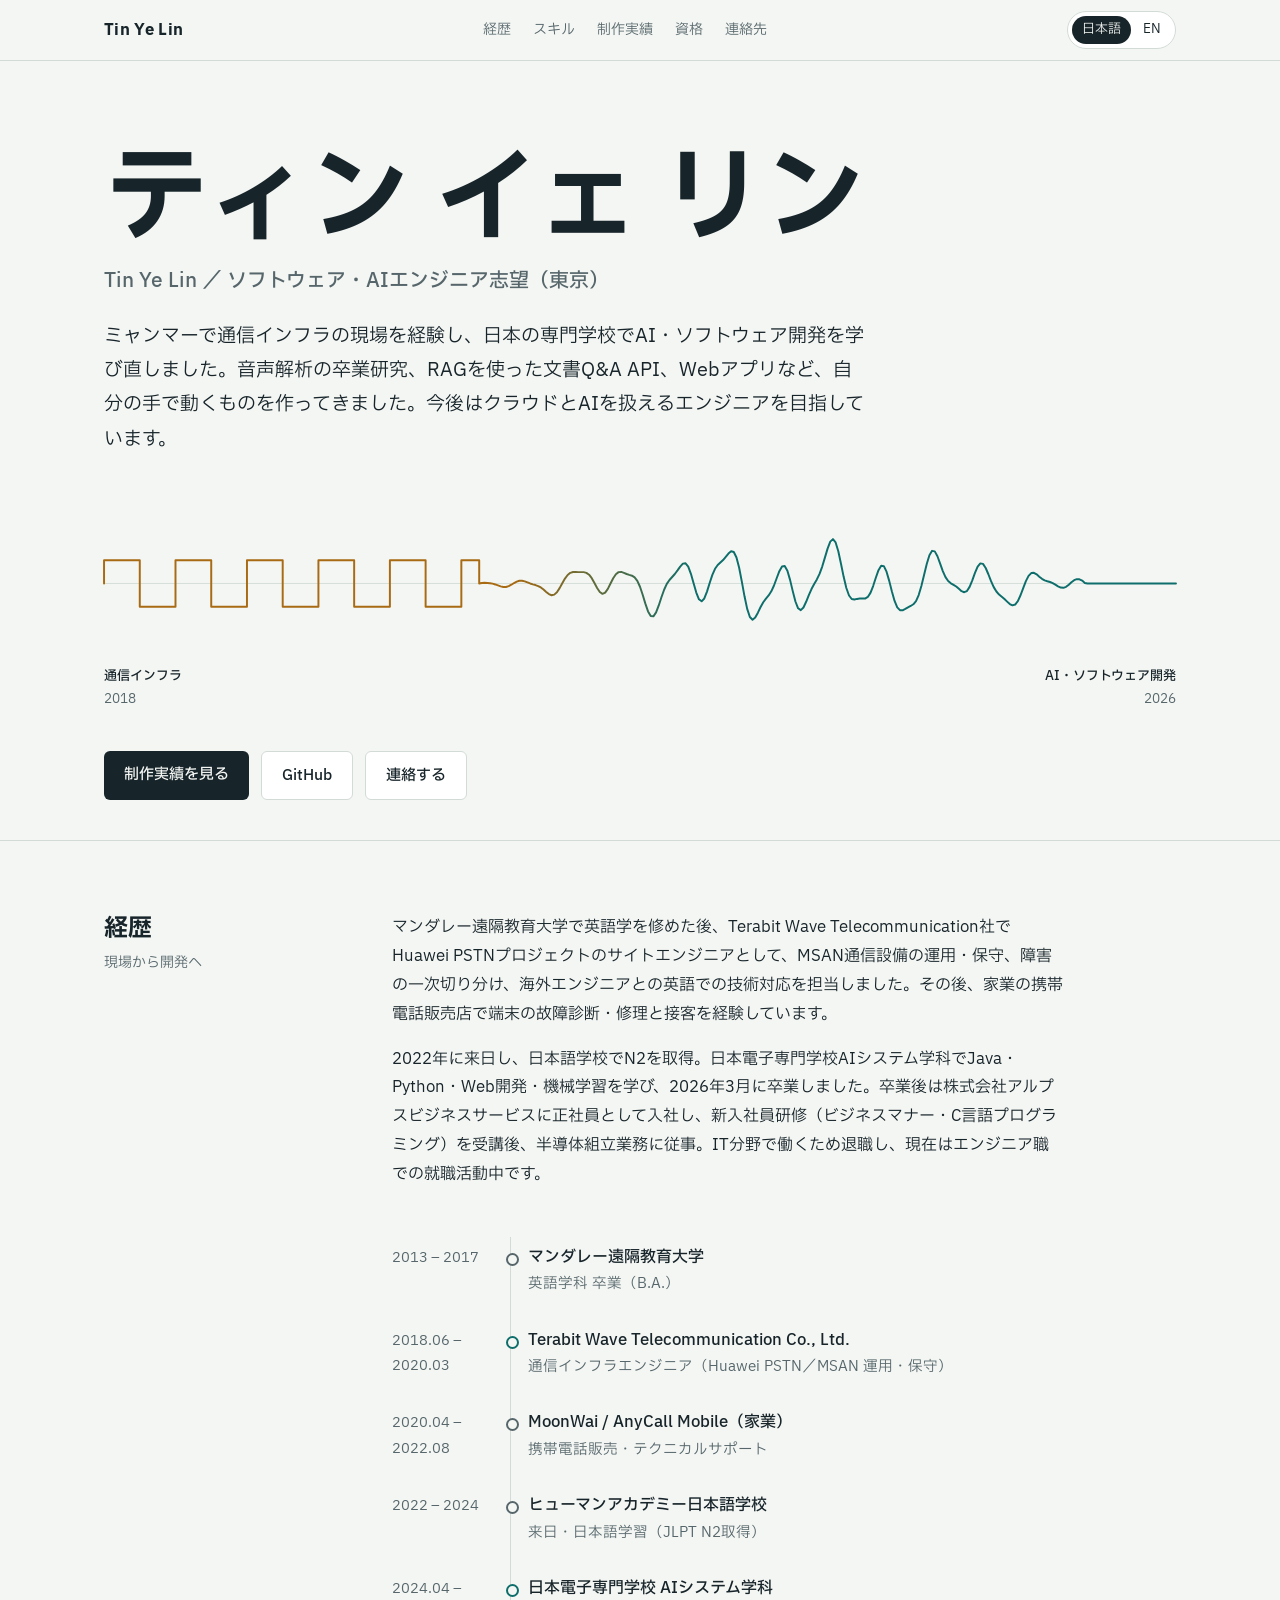
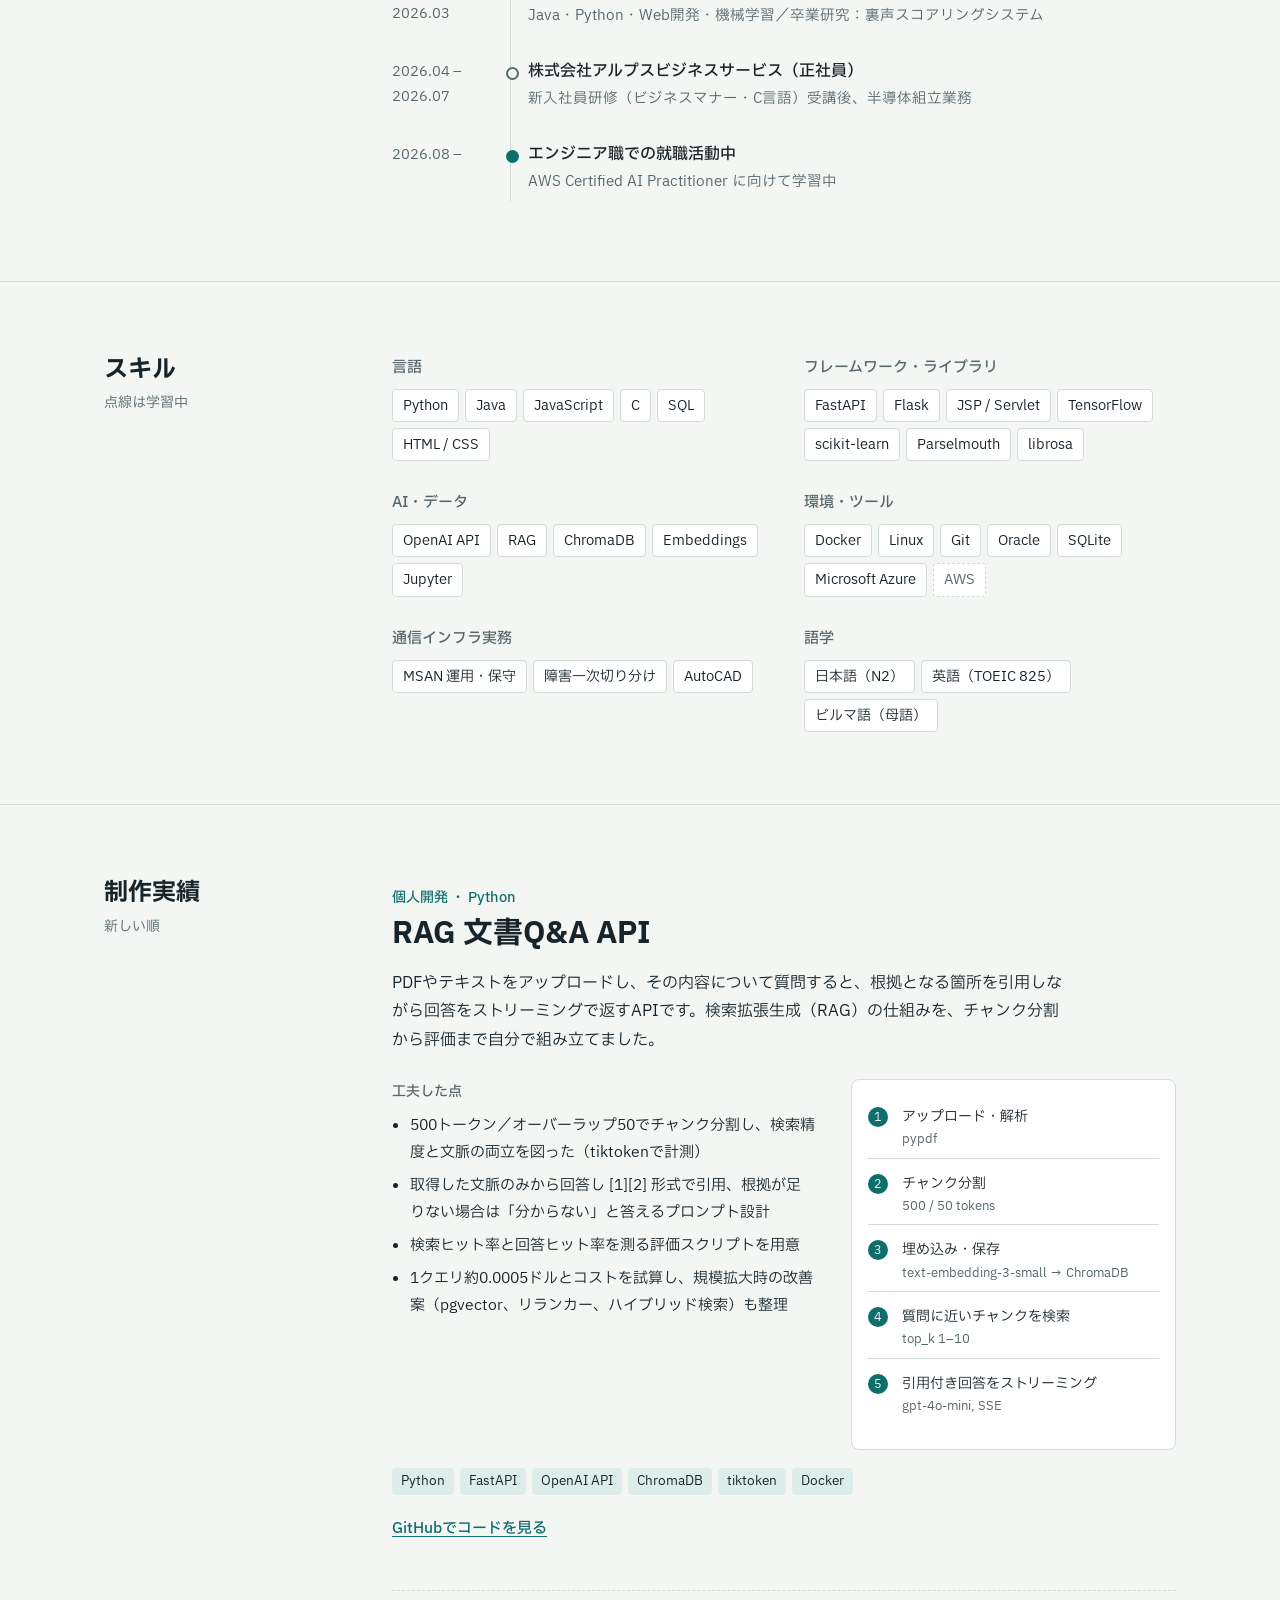
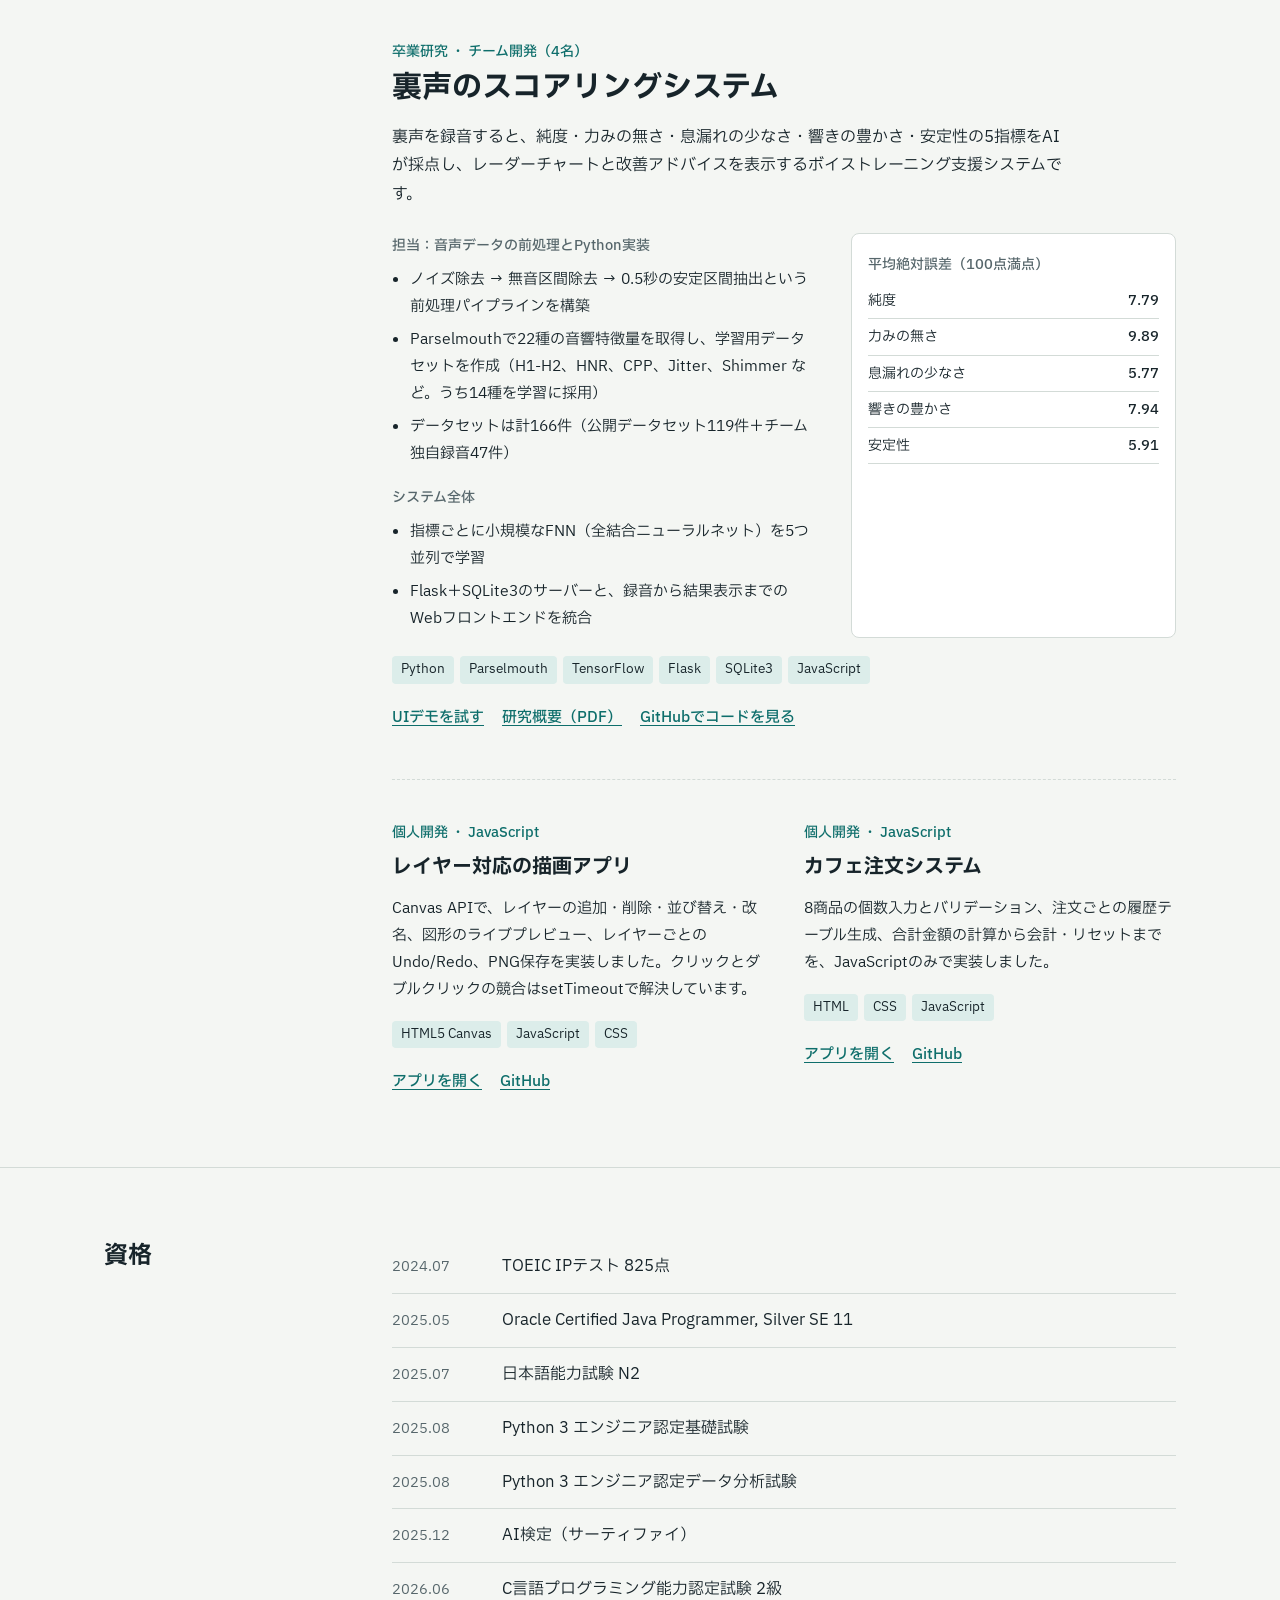
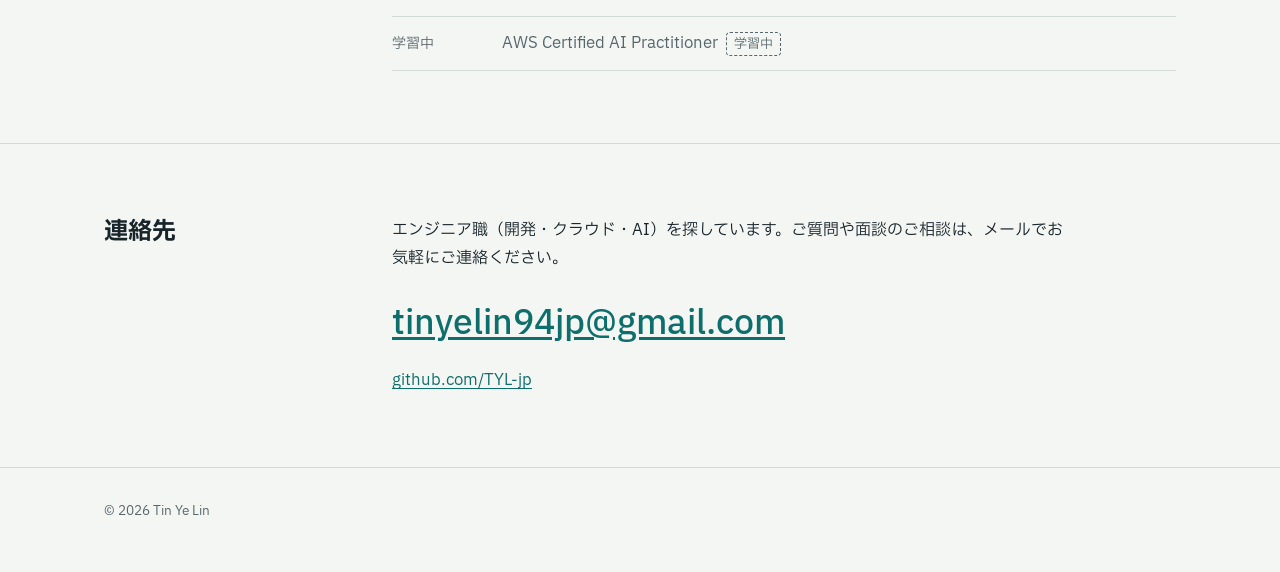
<file: index.html>
<!DOCTYPE html>
<html lang="ja" data-lang="ja">
<head>
<meta charset="UTF-8">
<meta name="viewport" content="width=device-width, initial-scale=1.0">
<title>Tin Ye Lin | Portfolio</title>
<meta name="description" content="通信インフラエンジニアからAI・ソフトウェアエンジニアへ。RAG、音声解析、Web開発のプロジェクトを紹介するティン イェ リンのポートフォリオ。">
<link rel="preconnect" href="https://fonts.googleapis.com">
<link rel="preconnect" href="https://fonts.gstatic.com" crossorigin>
<link href="https://fonts.googleapis.com/css2?family=IBM+Plex+Sans+JP:wght@400;500;700&display=swap" rel="stylesheet">
<style>
:root{
  --paper:#F4F6F3; --surface:#FFFFFF; --ink:#17242A; --muted:#56666B;
  --rule:#D3DBD7; --signal:#0E6E6B; --signal-soft:#DCEDEA; --trace:#A86A12;
  --maxw:1120px;
}
@media (prefers-color-scheme: dark){
  :root:not([data-theme="light"]){
    --paper:#0F1A1D; --surface:#16242A; --ink:#E4EBE8; --muted:#9AAAA6;
    --rule:#2A3B40; --signal:#5CC2BA; --signal-soft:#173A3A; --trace:#E0A84A;
  }
}
:root[data-theme="dark"]{
  --paper:#0F1A1D; --surface:#16242A; --ink:#E4EBE8; --muted:#9AAAA6;
  --rule:#2A3B40; --signal:#5CC2BA; --signal-soft:#173A3A; --trace:#E0A84A;
}
*{box-sizing:border-box;margin:0;padding:0}
html{scroll-behavior:smooth}
body{background:var(--paper);color:var(--ink);font-family:"IBM Plex Sans JP","Hiragino Sans","Noto Sans JP",sans-serif;font-size:16px;line-height:1.8;-webkit-font-smoothing:antialiased}
:root[data-lang="ja"] body [lang="en"],:root[data-lang="en"] body [lang="ja"]{display:none}
a{color:var(--signal);text-underline-offset:3px}
a:focus-visible,button:focus-visible{outline:2px solid var(--signal);outline-offset:3px;border-radius:2px}
.wrap{max-width:var(--maxw);margin:0 auto;padding:0 24px}

/* header */
header.top{position:sticky;top:0;z-index:10;background:color-mix(in srgb,var(--paper) 88%,transparent);backdrop-filter:blur(8px);border-bottom:1px solid var(--rule)}
header.top .wrap{display:flex;align-items:center;justify-content:space-between;height:60px;gap:16px}
.mark{font-weight:700;letter-spacing:.02em;color:var(--ink);text-decoration:none}
nav.links{display:flex;gap:22px;font-size:14px}
nav.links a{color:var(--muted);text-decoration:none}
nav.links a:hover{color:var(--ink)}
.lang{border:1px solid var(--rule);background:var(--surface);color:var(--ink);font:inherit;font-size:13px;padding:4px 4px;border-radius:999px;cursor:pointer;display:flex;gap:2px}
.lang span{padding:2px 10px;border-radius:999px}
:root[data-lang="ja"] .lang .l-ja,:root[data-lang="en"] .lang .l-en{background:var(--ink);color:var(--paper)}
.lang .opt{display:inline!important}

/* hero */
.hero{padding:88px 0 40px}
.hero h1{font-size:clamp(44px,8.5vw,104px);line-height:1;font-weight:700;letter-spacing:-.02em}
.hero h1 small{display:block;font-size:clamp(16px,2vw,20px);font-weight:500;letter-spacing:0;color:var(--muted);margin-top:18px}
.hero p.lead{max-width:40em;margin-top:28px;font-size:clamp(16px,1.8vw,19px)}
.wave{margin-top:56px}
.wave svg{width:100%;height:auto;display:block;overflow:visible}
.wave path{fill:none;stroke-width:2.2;stroke-linejoin:round;stroke-linecap:round}
.wave .base{stroke:var(--rule);stroke-width:1}
.wave .sig{--len:4000;stroke:url(#grad);stroke-dasharray:var(--len);stroke-dashoffset:var(--len);animation:draw 2.4s cubic-bezier(.6,0,.2,1) .3s forwards}
@keyframes draw{to{stroke-dashoffset:0}}
@media (prefers-reduced-motion:reduce){.wave .sig{animation:none;stroke-dashoffset:0}}
.wave-legend{display:flex;justify-content:space-between;gap:16px;font-size:13px;color:var(--muted);margin-top:10px}
.wave-legend b{display:block;color:var(--ink);font-weight:500}
.wave-legend div:last-child{text-align:right}
.cta{display:flex;flex-wrap:wrap;gap:12px;margin-top:40px}
.btn{display:inline-block;padding:10px 20px;border-radius:6px;text-decoration:none;font-weight:500;font-size:15px}
.btn.primary{background:var(--ink);color:var(--paper)}
.btn.ghost{border:1px solid var(--rule);color:var(--ink);background:var(--surface)}

/* sections */
section.block{padding:72px 0;border-top:1px solid var(--rule)}
.grid{display:grid;grid-template-columns:240px 1fr;gap:48px}
.grid > h2{font-size:24px;line-height:1.4;font-weight:700;position:sticky;top:92px;align-self:start}
.grid > h2 span.sub{display:block;font-size:14px;font-weight:400;color:var(--muted);margin-top:6px}
.prose p+p{margin-top:1em}
.prose{max-width:42em}

/* timeline */
ol.timeline{list-style:none;position:relative;margin-top:40px}
ol.timeline::before{content:"";position:absolute;left:118px;top:8px;bottom:8px;width:1px;background:var(--rule)}
ol.timeline li{display:grid;grid-template-columns:104px 1fr;gap:32px;padding:14px 0;position:relative}
ol.timeline li::after{content:"";position:absolute;left:114px;top:24px;width:9px;height:9px;border-radius:50%;background:var(--paper);border:2px solid var(--muted)}
ol.timeline li.now::after{background:var(--signal);border-color:var(--signal)}
ol.timeline li.it::after{border-color:var(--signal)}
.t-date{font-size:14px;color:var(--muted);font-variant-numeric:tabular-nums;padding-top:2px}
.t-org{font-weight:500}
.t-role{font-size:14.5px;color:var(--muted)}

/* skills */
.skills{display:grid;grid-template-columns:repeat(2,1fr);gap:28px 40px}
.skills h3{font-size:15px;font-weight:500;color:var(--muted);margin-bottom:8px}
.skills ul{list-style:none;display:flex;flex-wrap:wrap;gap:6px 6px}
.skills li{font-size:14px;padding:3px 10px;border:1px solid var(--rule);border-radius:4px;background:var(--surface)}
.skills li.learning{border-style:dashed;color:var(--muted)}

/* projects */
.project{padding:8px 0 48px}
.project + .project{border-top:1px dashed var(--rule);padding-top:48px}
.p-kind{font-size:14px;color:var(--signal);font-weight:500}
.project h3{font-size:clamp(22px,3vw,30px);line-height:1.35;margin:4px 0 14px}
.project .summary{max-width:42em}
.p-cols{display:grid;grid-template-columns:1.3fr 1fr;gap:36px;margin-top:24px}
.p-cols h4{font-size:14px;color:var(--muted);font-weight:500;margin-bottom:8px}
.p-cols ul{padding-left:1.1em}
.p-cols li{margin-bottom:6px;font-size:15px}
.stack{display:flex;flex-wrap:wrap;gap:6px;margin-top:18px}
.stack span{font-size:13px;padding:2px 9px;border-radius:4px;background:var(--signal-soft);color:var(--ink)}
.p-links{display:flex;flex-wrap:wrap;gap:18px;margin-top:20px;font-size:15px;font-weight:500}
.flow{background:var(--surface);border:1px solid var(--rule);border-radius:8px;padding:18px 16px}
.flow ol{list-style:none;counter-reset:s}
.flow li{counter-increment:s;display:grid;grid-template-columns:26px 1fr;gap:8px;font-size:14px;padding:6px 0;border-bottom:1px solid var(--rule)}
.flow li:last-child{border-bottom:0}
.flow li::before{content:counter(s);width:20px;height:20px;border-radius:50%;background:var(--signal);color:var(--paper);font-size:12px;display:grid;place-items:center;margin-top:3px}
.flow small{display:block;color:var(--muted);font-size:12.5px}
.scores{width:100%;border-collapse:collapse;font-size:14px;margin-top:4px}
.scores td{padding:5px 0;border-bottom:1px solid var(--rule)}
.scores td:last-child{text-align:right;font-variant-numeric:tabular-nums;font-weight:500}
.small-projects{display:grid;grid-template-columns:1fr 1fr;gap:40px;padding-top:40px;border-top:1px dashed var(--rule)}
.small-projects h3{font-size:20px;margin:4px 0 10px}
.small-projects p{font-size:15px}

/* certs */
table.certs{width:100%;border-collapse:collapse}
table.certs td{padding:12px 0;border-bottom:1px solid var(--rule);vertical-align:top}
table.certs td:first-child{width:110px;color:var(--muted);font-size:14px;font-variant-numeric:tabular-nums;padding-top:14px}
table.certs tr.studying td{color:var(--muted)}
table.certs tr.studying td:last-child em{font-style:normal;font-size:13px;border:1px dashed var(--muted);border-radius:4px;padding:1px 7px;margin-left:8px}

/* contact */
.contact-mail{font-size:clamp(20px,3.6vw,34px);font-weight:500;word-break:break-all}
footer{padding:32px 0 48px;color:var(--muted);font-size:13px;border-top:1px solid var(--rule)}

@media (max-width:820px){
  nav.links{display:none}
  .grid{grid-template-columns:1fr;gap:20px}
  .grid > h2{position:static}
  .p-cols,.small-projects,.skills{grid-template-columns:1fr}
  .hero{padding-top:56px}
}
@media (max-width:520px){
  .wrap{padding:0 16px}
  ol.timeline::before{left:6px}
  ol.timeline li{grid-template-columns:1fr;gap:2px;padding-left:28px}
  ol.timeline li::after{left:2px;top:20px}
  .wave-legend{font-size:12px}
  table.certs td:first-child{width:84px}
}
@media print{header.top{display:none}.wave .sig{animation:none;stroke-dashoffset:0}}
</style>
</head>
<body>

<header class="top">
  <div class="wrap">
    <a class="mark" href="#top">Tin Ye Lin</a>
    <nav class="links" aria-label="Sections">
      <a href="#about"><span lang="ja">経歴</span><span lang="en">About</span></a>
      <a href="#skills"><span lang="ja">スキル</span><span lang="en">Skills</span></a>
      <a href="#projects"><span lang="ja">制作実績</span><span lang="en">Projects</span></a>
      <a href="#certs"><span lang="ja">資格</span><span lang="en">Certifications</span></a>
      <a href="#contact"><span lang="ja">連絡先</span><span lang="en">Contact</span></a>
    </nav>
    <button class="lang" id="langToggle" type="button" aria-label="Switch language / 言語切替">
      <span class="opt l-ja">日本語</span><span class="opt l-en">EN</span>
    </button>
  </div>
</header>

<main id="top">
<section class="hero">
  <div class="wrap">
    <h1>
      <span lang="ja">ティン イェ リン</span><span lang="en">Tin Ye Lin</span>
      <small><span lang="ja">Tin Ye Lin ／ ソフトウェア・AIエンジニア志望（東京）</span><span lang="en">Aspiring software &amp; AI engineer, based in Tokyo</span></small>
    </h1>
    <p class="lead">
      <span lang="ja">ミャンマーで通信インフラの現場を経験し、日本の専門学校でAI・ソフトウェア開発を学び直しました。音声解析の卒業研究、RAGを使った文書Q&amp;A API、Webアプリなど、自分の手で動くものを作ってきました。今後はクラウドとAIを扱えるエンジニアを目指しています。</span>
      <span lang="en">I started on the ground in telecom infrastructure in Myanmar, then retrained in AI and software development at a vocational college in Japan. I've built a voice-analysis graduation project, a RAG document Q&amp;A API, and several web apps. My goal is to grow into an engineer who works across cloud and AI.</span>
    </p>

    <div class="wave" aria-hidden="true">
      <svg viewBox="0 0 1200 160">
        <defs>
          <linearGradient id="grad" x1="0" x2="1" y1="0" y2="0">
            <stop offset="0" stop-color="var(--trace)"/>
            <stop offset=".38" stop-color="var(--trace)"/>
            <stop offset=".55" stop-color="var(--signal)"/>
            <stop offset="1" stop-color="var(--signal)"/>
          </linearGradient>
        </defs>
        <path class="base" d="M0,80 L1200,80"/>
        <path class="sig" id="sig" d="M0,80 L0,54 L40,54 L40,106 L80,106 L80,54 L120,54 L120,106 L160,106 L160,54 L200,54 L200,106 L240,106 L240,54 L280,54 L280,106 L320,106 L320,54 L360,54 L360,106 L400,106 L400,54 L420,54 L420,80 L420,80.0 L423,79.4 L426,79.3 L429,79.4 L432,79.7 L435,80.2 L438,81.1 L441,82.2 L444,83.3 L447,83.9 L450,83.9 L453,83.0 L456,81.4 L459,79.5 L462,77.9 L465,77.0 L468,77.0 L471,77.7 L474,78.8 L477,80.0 L480,81.0 L483,81.8 L486,82.9 L489,84.5 L492,86.8 L495,89.5 L498,91.9 L501,93.2 L504,92.5 L507,89.8 L510,85.2 L513,79.7 L516,74.5 L519,70.5 L522,68.1 L525,67.2 L528,67.1 L531,67.3 L534,67.3 L537,67.3 L540,68.1 L543,70.2 L546,74.1 L549,79.5 L552,85.1 L555,89.6 L558,91.6 L561,90.2 L564,86.0 L567,80.1 L570,74.1 L573,69.6 L576,67.3 L579,67.1 L582,68.1 L585,69.4 L588,70.4 L591,71.3 L594,73.2 L597,77.1 L600,83.7 L603,92.7 L606,102.6 L609,111.3 L612,116.4 L615,116.8 L618,112.4 L621,104.6 L624,95.4 L627,87.0 L630,80.5 L633,76.1 L636,72.8 L639,69.4 L642,65.4 L645,61.1 L648,57.8 L651,57.4 L654,61.2 L657,69.2 L660,79.7 L663,90.2 L666,97.7 L669,100.0 L672,96.8 L675,89.1 L678,79.5 L681,70.4 L684,63.6 L687,59.3 L690,56.5 L693,53.8 L696,50.3 L699,46.5 L702,44.0 L705,44.8 L708,50.9 L711,62.4 L714,77.9 L717,94.4 L720,108.5 L723,117.6 L726,120.6 L729,118.2 L732,112.7 L735,106.4 L738,101.0 L741,97.0 L744,93.4 L747,88.8 L750,82.3 L753,74.2 L756,66.3 L759,60.9 L762,60.4 L765,65.7 L768,76.0 L771,88.6 L774,100.2 L777,107.8 L780,109.9 L783,106.9 L786,100.5 L789,93.0 L792,86.3 L795,80.7 L798,75.5 L801,69.3 L804,61.1 L807,51.1 L810,41.0 L813,33.2 L816,30.4 L819,34.1 L822,44.0 L825,57.9 L828,72.6 L831,85.1 L834,93.5 L837,97.4 L840,98.0 L843,97.3 L846,96.8 L849,96.9 L852,96.9 L855,95.1 L858,90.5 L861,82.9 L864,73.6 L867,65.1 L870,60.1 L873,60.6 L876,66.8 L879,77.1 L882,89.0 L885,99.6 L888,106.7 L891,109.9 L894,110.0 L897,108.4 L900,106.7 L903,105.2 L906,103.3 L909,99.7 L912,93.0 L915,82.9 L918,70.6 L921,58.2 L924,48.4 L927,43.5 L930,44.1 L933,49.5 L936,57.7 L939,66.1 L942,72.9 L945,77.3 L948,79.8 L951,81.5 L954,83.4 L957,86.0 L960,88.6 L963,89.8 L966,88.5 L969,83.8 L972,76.5 L975,68.2 L978,61.2 L981,57.5 L984,58.1 L987,62.7 L990,69.7 L993,77.4 L996,84.1 L999,89.0 L1002,92.4 L1005,94.9 L1008,97.5 L1011,100.3 L1014,103.0 L1017,104.5 L1020,103.6 L1023,99.7 L1026,93.2 L1029,85.2 L1032,77.4 L1035,71.5 L1038,68.4 L1041,68.1 L1044,69.8 L1047,72.4 L1050,74.8 L1053,76.5 L1056,77.5 L1059,78.4 L1062,79.6 L1065,81.3 L1068,83.2 L1071,84.6 L1074,84.9 L1077,83.8 L1080,81.4 L1083,78.6 L1086,76.3 L1089,75.2 L1092,75.4 L1095,76.8 L1098,79.4 L1101,80.0 L1104,80.0 L1107,80.0 L1110,80.0 L1113,80.0 L1116,80.0 L1119,80.0 L1122,80.0 L1125,80.0 L1128,80.0 L1131,80.0 L1134,80.0 L1137,80.0 L1140,80.0 L1143,80.0 L1146,80.0 L1149,80.0 L1152,80.0 L1155,80.0 L1158,80.0 L1161,80.0 L1164,80.0 L1167,80.0 L1170,80.0 L1173,80.0 L1176,80.0 L1179,80.0 L1182,80.0 L1185,80.0 L1188,80.0 L1191,80.0 L1194,80.0 L1197,80.0 L1200,80.0"/>
      </svg>
      <div class="wave-legend">
        <div><b><span lang="ja">通信インフラ</span><span lang="en">Telecom infrastructure</span></b>2018</div>
        <div><b><span lang="ja">AI・ソフトウェア開発</span><span lang="en">AI &amp; software</span></b>2026</div>
      </div>
    </div>

    <div class="cta">
      <a class="btn primary" href="#projects"><span lang="ja">制作実績を見る</span><span lang="en">See projects</span></a>
      <a class="btn ghost" href="https://github.com/TYL-jp">GitHub</a>
      <a class="btn ghost" href="#contact"><span lang="ja">連絡する</span><span lang="en">Get in touch</span></a>
    </div>
  </div>
</section>

<section class="block" id="about">
  <div class="wrap grid">
    <h2><span lang="ja">経歴</span><span lang="en">About</span><span class="sub"><span lang="ja">現場から開発へ</span><span lang="en">From the field to development</span></span></h2>
    <div>
      <div class="prose">
        <p lang="ja">マンダレー遠隔教育大学で英語学を修めた後、Terabit Wave Telecommunication社でHuawei PSTNプロジェクトのサイトエンジニアとして、MSAN通信設備の運用・保守、障害の一次切り分け、海外エンジニアとの英語での技術対応を担当しました。その後、家業の携帯電話販売店で端末の故障診断・修理と接客を経験しています。</p>
        <p lang="ja">2022年に来日し、日本語学校でN2を取得。日本電子専門学校AIシステム学科でJava・Python・Web開発・機械学習を学び、2026年3月に卒業しました。卒業後は株式会社アルプスビジネスサービスに正社員として入社し、新入社員研修（ビジネスマナー・C言語プログラミング）を受講後、半導体組立業務に従事。IT分野で働くため退職し、現在はエンジニア職での就職活動中です。</p>
        <p lang="en">After a B.A. in English at Mandalay University of Distance Education, I worked as a site engineer on a Huawei PSTN project at Terabit Wave Telecommunication: operating and maintaining MSAN equipment, first-line fault isolation, and technical communication in English with overseas engineers. I then worked in my family's mobile phone shop, diagnosing and repairing devices and serving customers.</p>
        <p lang="en">I came to Japan in 2022, passed JLPT N2 at a Japanese language school, and graduated from the AI Systems program at Japan Electronics College (日本電子専門学校) in March 2026, studying Java, Python, web development and machine learning. I then joined Alps Business Service as a full-time employee, completed new-hire training (business etiquette and C programming), and worked in semiconductor assembly. I left to return to IT and am now looking for an engineering role.</p>
      </div>

      <ol class="timeline">
        <li><span class="t-date">2013 – 2017</span><div><div class="t-org"><span lang="ja">マンダレー遠隔教育大学</span><span lang="en">Mandalay University of Distance Education</span></div><div class="t-role"><span lang="ja">英語学科 卒業（B.A.）</span><span lang="en">B.A. in English</span></div></div></li>
        <li class="it"><span class="t-date">2018.06 – 2020.03</span><div><div class="t-org">Terabit Wave Telecommunication Co., Ltd.</div><div class="t-role"><span lang="ja">通信インフラエンジニア（Huawei PSTN／MSAN 運用・保守）</span><span lang="en">Telecom infrastructure engineer (Huawei PSTN / MSAN operations &amp; maintenance)</span></div></div></li>
        <li><span class="t-date">2020.04 – 2022.08</span><div><div class="t-org">MoonWai / AnyCall Mobile<span lang="ja">（家業）</span><span lang="en"> (family business)</span></div><div class="t-role"><span lang="ja">携帯電話販売・テクニカルサポート</span><span lang="en">Mobile phone sales &amp; technical support</span></div></div></li>
        <li><span class="t-date">2022 – 2024</span><div><div class="t-org"><span lang="ja">ヒューマンアカデミー日本語学校</span><span lang="en">Human Academy Japanese Language School</span></div><div class="t-role"><span lang="ja">来日・日本語学習（JLPT N2取得）</span><span lang="en">Moved to Japan; studied Japanese (JLPT N2)</span></div></div></li>
        <li class="it"><span class="t-date">2024.04 – 2026.03</span><div><div class="t-org"><span lang="ja">日本電子専門学校 AIシステム学科</span><span lang="en">Japan Electronics College, AI Systems</span></div><div class="t-role"><span lang="ja">Java・Python・Web開発・機械学習／卒業研究：裏声スコアリングシステム</span><span lang="en">Java, Python, web development, ML; graduation research: falsetto scoring system</span></div></div></li>
        <li><span class="t-date">2026.04 – 2026.07</span><div><div class="t-org"><span lang="ja">株式会社アルプスビジネスサービス（正社員）</span><span lang="en">Alps Business Service Co., Ltd. (full-time)</span></div><div class="t-role"><span lang="ja">新入社員研修（ビジネスマナー・C言語）受講後、半導体組立業務</span><span lang="en">New-hire training (business etiquette, C), then semiconductor assembly</span></div></div></li>
        <li class="now"><span class="t-date">2026.08 –</span><div><div class="t-org"><span lang="ja">エンジニア職での就職活動中</span><span lang="en">Looking for an engineering role</span></div><div class="t-role"><span lang="ja">AWS Certified AI Practitioner に向けて学習中</span><span lang="en">Studying for AWS Certified AI Practitioner</span></div></div></li>
      </ol>
    </div>
  </div>
</section>

<section class="block" id="skills">
  <div class="wrap grid">
    <h2><span lang="ja">スキル</span><span lang="en">Skills</span><span class="sub"><span lang="ja">点線は学習中</span><span lang="en">Dashed = currently learning</span></span></h2>
    <div class="skills">
      <div><h3><span lang="ja">言語</span><span lang="en">Languages</span></h3>
        <ul><li>Python</li><li>Java</li><li>JavaScript</li><li>C</li><li>SQL</li><li>HTML / CSS</li></ul></div>
      <div><h3><span lang="ja">フレームワーク・ライブラリ</span><span lang="en">Frameworks &amp; libraries</span></h3>
        <ul><li>FastAPI</li><li>Flask</li><li>JSP / Servlet</li><li>TensorFlow</li><li>scikit-learn</li><li>Parselmouth</li><li>librosa</li></ul></div>
      <div><h3><span lang="ja">AI・データ</span><span lang="en">AI &amp; data</span></h3>
        <ul><li>OpenAI API</li><li>RAG</li><li>ChromaDB</li><li>Embeddings</li><li>Jupyter</li></ul></div>
      <div><h3><span lang="ja">環境・ツール</span><span lang="en">Infrastructure &amp; tools</span></h3>
        <ul><li>Docker</li><li>Linux</li><li>Git</li><li>Oracle</li><li>SQLite</li><li>Microsoft Azure</li><li class="learning">AWS</li></ul></div>
      <div><h3><span lang="ja">通信インフラ実務</span><span lang="en">Telecom field work</span></h3>
        <ul><li><span lang="ja">MSAN 運用・保守</span><span lang="en">MSAN operations</span></li><li><span lang="ja">障害一次切り分け</span><span lang="en">Fault isolation</span></li><li>AutoCAD</li></ul></div>
      <div><h3><span lang="ja">語学</span><span lang="en">Spoken languages</span></h3>
        <ul><li><span lang="ja">日本語（N2）</span><span lang="en">Japanese (JLPT N2)</span></li><li><span lang="ja">英語（TOEIC 825）</span><span lang="en">English (TOEIC 825)</span></li><li><span lang="ja">ビルマ語（母語）</span><span lang="en">Burmese (native)</span></li></ul></div>
    </div>
  </div>
</section>

<section class="block" id="projects">
  <div class="wrap grid">
    <h2><span lang="ja">制作実績</span><span lang="en">Projects</span><span class="sub"><span lang="ja">新しい順</span><span lang="en">Newest first</span></span></h2>
    <div>

      <article class="project">
        <div class="p-kind"><span lang="ja">個人開発 ・ Python</span><span lang="en">Personal project, Python</span></div>
        <h3><span lang="ja">RAG 文書Q&amp;A API</span><span lang="en">RAG Document Q&amp;A API</span></h3>
        <p class="summary">
          <span lang="ja">PDFやテキストをアップロードし、その内容について質問すると、根拠となる箇所を引用しながら回答をストリーミングで返すAPIです。検索拡張生成（RAG）の仕組みを、チャンク分割から評価まで自分で組み立てました。</span>
          <span lang="en">Upload a PDF or text file, ask questions about it, and get a streamed answer that cites the passages it relied on. I built the full retrieval-augmented generation (RAG) pipeline myself, from chunking to evaluation.</span>
        </p>
        <div class="p-cols">
          <div>
            <h4><span lang="ja">工夫した点</span><span lang="en">Design decisions</span></h4>
            <ul>
              <li><span lang="ja">500トークン／オーバーラップ50でチャンク分割し、検索精度と文脈の両立を図った（tiktokenで計測）</span><span lang="en">500-token chunks with 50-token overlap, measured with tiktoken, to balance precision and context</span></li>
              <li><span lang="ja">取得した文脈のみから回答し [1][2] 形式で引用、根拠が足りない場合は「分からない」と答えるプロンプト設計</span><span lang="en">Grounded prompting: answer only from retrieved context, cite as [1][2], and say so when context is insufficient</span></li>
              <li><span lang="ja">検索ヒット率と回答ヒット率を測る評価スクリプトを用意</span><span lang="en">An evaluation script that measures retrieval hit rate and answer hit rate</span></li>
              <li><span lang="ja">1クエリ約0.0005ドルとコストを試算し、規模拡大時の改善案（pgvector、リランカー、ハイブリッド検索）も整理</span><span lang="en">Estimated cost at about $0.0005 per query, and documented what I'd change at scale (pgvector, a reranker, hybrid search)</span></li>
            </ul>
          </div>
          <div class="flow">
            <ol>
              <li><span><span lang="ja">アップロード・解析</span><span lang="en">Upload &amp; parse</span><small>pypdf</small></span></li>
              <li><span><span lang="ja">チャンク分割</span><span lang="en">Chunk</span><small>500 / 50 tokens</small></span></li>
              <li><span><span lang="ja">埋め込み・保存</span><span lang="en">Embed &amp; store</span><small>text-embedding-3-small → ChromaDB</small></span></li>
              <li><span><span lang="ja">質問に近いチャンクを検索</span><span lang="en">Retrieve top-k chunks</span><small>top_k 1–10</small></span></li>
              <li><span><span lang="ja">引用付き回答をストリーミング</span><span lang="en">Stream a cited answer</span><small>gpt-4o-mini, SSE</small></span></li>
            </ol>
          </div>
        </div>
        <div class="stack"><span>Python</span><span>FastAPI</span><span>OpenAI API</span><span>ChromaDB</span><span>tiktoken</span><span>Docker</span></div>
        <div class="p-links"><a href="https://github.com/TYL-jp/rag-doc-qa"><span lang="ja">GitHubでコードを見る</span><span lang="en">View code on GitHub</span></a></div>
      </article>

      <article class="project">
        <div class="p-kind"><span lang="ja">卒業研究 ・ チーム開発（4名）</span><span lang="en">Graduation research, team of 4</span></div>
        <h3><span lang="ja">裏声のスコアリングシステム</span><span lang="en">Falsetto voice scoring system</span></h3>
        <p class="summary">
          <span lang="ja">裏声を録音すると、純度・力みの無さ・息漏れの少なさ・響きの豊かさ・安定性の5指標をAIが採点し、レーダーチャートと改善アドバイスを表示するボイストレーニング支援システムです。</span>
          <span lang="en">A voice-training tool: record a falsetto note and the system scores it on five measures (purity, lack of strain, breathiness, resonance and stability), then shows a radar chart with tips to improve.</span>
        </p>
        <div class="p-cols">
          <div>
            <h4><span lang="ja">担当：音声データの前処理とPython実装</span><span lang="en">My part: audio preprocessing and Python code</span></h4>
            <ul>
              <li><span lang="ja">ノイズ除去 → 無音区間除去 → 0.5秒の安定区間抽出という前処理パイプラインを構築</span><span lang="en">Built the preprocessing pipeline: noise reduction, silence removal, then extracting a stable 0.5-second segment</span></li>
              <li><span lang="ja">Parselmouthで22種の音響特徴量を取得し、学習用データセットを作成（H1-H2、HNR、CPP、Jitter、Shimmer など。うち14種を学習に採用）</span><span lang="en">Extracted 22 acoustic features with Parselmouth (H1-H2, HNR, CPP, jitter, shimmer and more) to build the training dataset; 14 were used for training</span></li>
              <li><span lang="ja">データセットは計166件（公開データセット119件＋チーム独自録音47件）</span><span lang="en">166 samples in total: 119 from a public dataset plus 47 recorded by the team</span></li>
            </ul>
            <h4 style="margin-top:18px"><span lang="ja">システム全体</span><span lang="en">Whole system</span></h4>
            <ul>
              <li><span lang="ja">指標ごとに小規模なFNN（全結合ニューラルネット）を5つ並列で学習</span><span lang="en">Five small feed-forward networks trained in parallel, one per measure</span></li>
              <li><span lang="ja">Flask＋SQLite3のサーバーと、録音から結果表示までのWebフロントエンドを統合</span><span lang="en">Flask + SQLite3 backend with a web front end from recording to results</span></li>
            </ul>
          </div>
          <div class="flow">
            <h4 style="font-size:14px;color:var(--muted);font-weight:500;margin-bottom:6px"><span lang="ja">平均絶対誤差（100点満点）</span><span lang="en">Mean absolute error (out of 100)</span></h4>
            <table class="scores">
              <tr><td><span lang="ja">純度</span><span lang="en">Purity</span></td><td>7.79</td></tr>
              <tr><td><span lang="ja">力みの無さ</span><span lang="en">Lack of strain</span></td><td>9.89</td></tr>
              <tr><td><span lang="ja">息漏れの少なさ</span><span lang="en">Low breathiness</span></td><td>5.77</td></tr>
              <tr><td><span lang="ja">響きの豊かさ</span><span lang="en">Resonance</span></td><td>7.94</td></tr>
              <tr><td><span lang="ja">安定性</span><span lang="en">Stability</span></td><td>5.91</td></tr>
            </table>
          </div>
        </div>
        <div class="stack"><span>Python</span><span>Parselmouth</span><span>TensorFlow</span><span>Flask</span><span>SQLite3</span><span>JavaScript</span></div>
        <div class="p-links">
          <a href="projects/voice-scoring/demo/index.html"><span lang="ja">UIデモを試す</span><span lang="en">Try the UI demo</span></a>
          <a href="projects/voice-scoring/falsetto-scoring-system-report.pdf"><span lang="ja">研究概要（PDF）</span><span lang="en">Research summary (PDF)</span></a>
          <a href="https://github.com/TYL-jp/falsetto-scoring-system"><span lang="ja">GitHubでコードを見る</span><span lang="en">View code on GitHub</span></a>
        </div>
      </article>

      <div class="small-projects">
        <article>
          <div class="p-kind"><span lang="ja">個人開発 ・ JavaScript</span><span lang="en">Personal project, JavaScript</span></div>
          <h3><span lang="ja">レイヤー対応の描画アプリ</span><span lang="en">Layered drawing app</span></h3>
          <p><span lang="ja">Canvas APIで、レイヤーの追加・削除・並び替え・改名、図形のライブプレビュー、レイヤーごとのUndo/Redo、PNG保存を実装しました。クリックとダブルクリックの競合はsetTimeoutで解決しています。</span><span lang="en">Built with the Canvas API: add, delete, reorder and rename layers, live shape preview on an overlay canvas, per-layer undo/redo, and PNG export. I resolved the click vs. double-click conflict with a timer.</span></p>
          <div class="stack"><span>HTML5 Canvas</span><span>JavaScript</span><span>CSS</span></div>
          <div class="p-links"><a href="projects/drawing-app/index.html"><span lang="ja">アプリを開く</span><span lang="en">Open the app</span></a><a href="https://github.com/TYL-jp/drawing-app">GitHub</a></div>
        </article>
        <article>
          <div class="p-kind"><span lang="ja">個人開発 ・ JavaScript</span><span lang="en">Personal project, JavaScript</span></div>
          <h3><span lang="ja">カフェ注文システム</span><span lang="en">Café ordering system</span></h3>
          <p><span lang="ja">8商品の個数入力とバリデーション、注文ごとの履歴テーブル生成、合計金額の計算から会計・リセットまでを、JavaScriptのみで実装しました。</span><span lang="en">Quantity input with validation for eight items, an order history table generated per order, and a running total through to checkout and reset, all in plain JavaScript.</span></p>
          <div class="stack"><span>HTML</span><span>CSS</span><span>JavaScript</span></div>
          <div class="p-links"><a href="projects/cafe-order/index.html"><span lang="ja">アプリを開く</span><span lang="en">Open the app</span></a><a href="https://github.com/TYL-jp/cafe-order-system">GitHub</a></div>
        </article>
      </div>

    </div>
  </div>
</section>

<section class="block" id="certs">
  <div class="wrap grid">
    <h2><span lang="ja">資格</span><span lang="en">Certifications</span></h2>
    <table class="certs">
      <tr><td>2024.07</td><td><span lang="ja">TOEIC IPテスト 825点</span><span lang="en">TOEIC (IP test) 825</span></td></tr>
      <tr><td>2025.05</td><td>Oracle Certified Java Programmer, Silver SE 11</td></tr>
      <tr><td>2025.07</td><td><span lang="ja">日本語能力試験 N2</span><span lang="en">JLPT N2</span></td></tr>
      <tr><td>2025.08</td><td><span lang="ja">Python 3 エンジニア認定基礎試験</span><span lang="en">Python 3 Engineer Certification, Basic</span></td></tr>
      <tr><td>2025.08</td><td><span lang="ja">Python 3 エンジニア認定データ分析試験</span><span lang="en">Python 3 Engineer Certification, Data Analysis</span></td></tr>
      <tr><td>2025.12</td><td><span lang="ja">AI検定（サーティファイ）</span><span lang="en">AI Certification Exam (Certify)</span></td></tr>
      <tr><td>2026.06</td><td><span lang="ja">C言語プログラミング能力認定試験 2級</span><span lang="en">C Programming Proficiency Test, Level 2</span></td></tr>
      <tr class="studying"><td><span lang="ja">学習中</span><span lang="en">In progress</span></td><td>AWS Certified AI Practitioner<em><span lang="ja">学習中</span><span lang="en">studying</span></em></td></tr>
    </table>
  </div>
</section>

<section class="block" id="contact">
  <div class="wrap grid">
    <h2><span lang="ja">連絡先</span><span lang="en">Contact</span></h2>
    <div>
      <p class="prose"><span lang="ja">エンジニア職（開発・クラウド・AI）を探しています。ご質問や面談のご相談は、メールでお気軽にご連絡ください。</span><span lang="en">I'm looking for an engineering role in development, cloud or AI. For questions or to arrange a conversation, email is the best way to reach me.</span></p>
      <p style="margin-top:20px"><a class="contact-mail" href="mailto:tinyelin94jp@gmail.com">tinyelin94jp@gmail.com</a></p>
      <p style="margin-top:12px"><a href="https://github.com/TYL-jp">github.com/TYL-jp</a></p>
    </div>
  </div>
</section>
</main>

<footer><div class="wrap">© 2026 Tin Ye Lin</div></footer>

<script>
(function(){
  var root=document.documentElement;
  function setLang(l){
    root.setAttribute('data-lang',l);
    root.setAttribute('lang',l);
    try{localStorage.setItem('tyl-lang',l);}catch(e){}
  }
  var saved=null;
  try{saved=localStorage.getItem('tyl-lang');}catch(e){}
  if(saved==='en'||saved==='ja'){setLang(saved);}
  document.getElementById('langToggle').addEventListener('click',function(){
    setLang(root.getAttribute('data-lang')==='ja'?'en':'ja');
  });
  var p=document.getElementById('sig');
  if(p&&p.getTotalLength){p.style.setProperty('--len',Math.ceil(p.getTotalLength()));}
})();
</script>
</body>
</html>
</file>
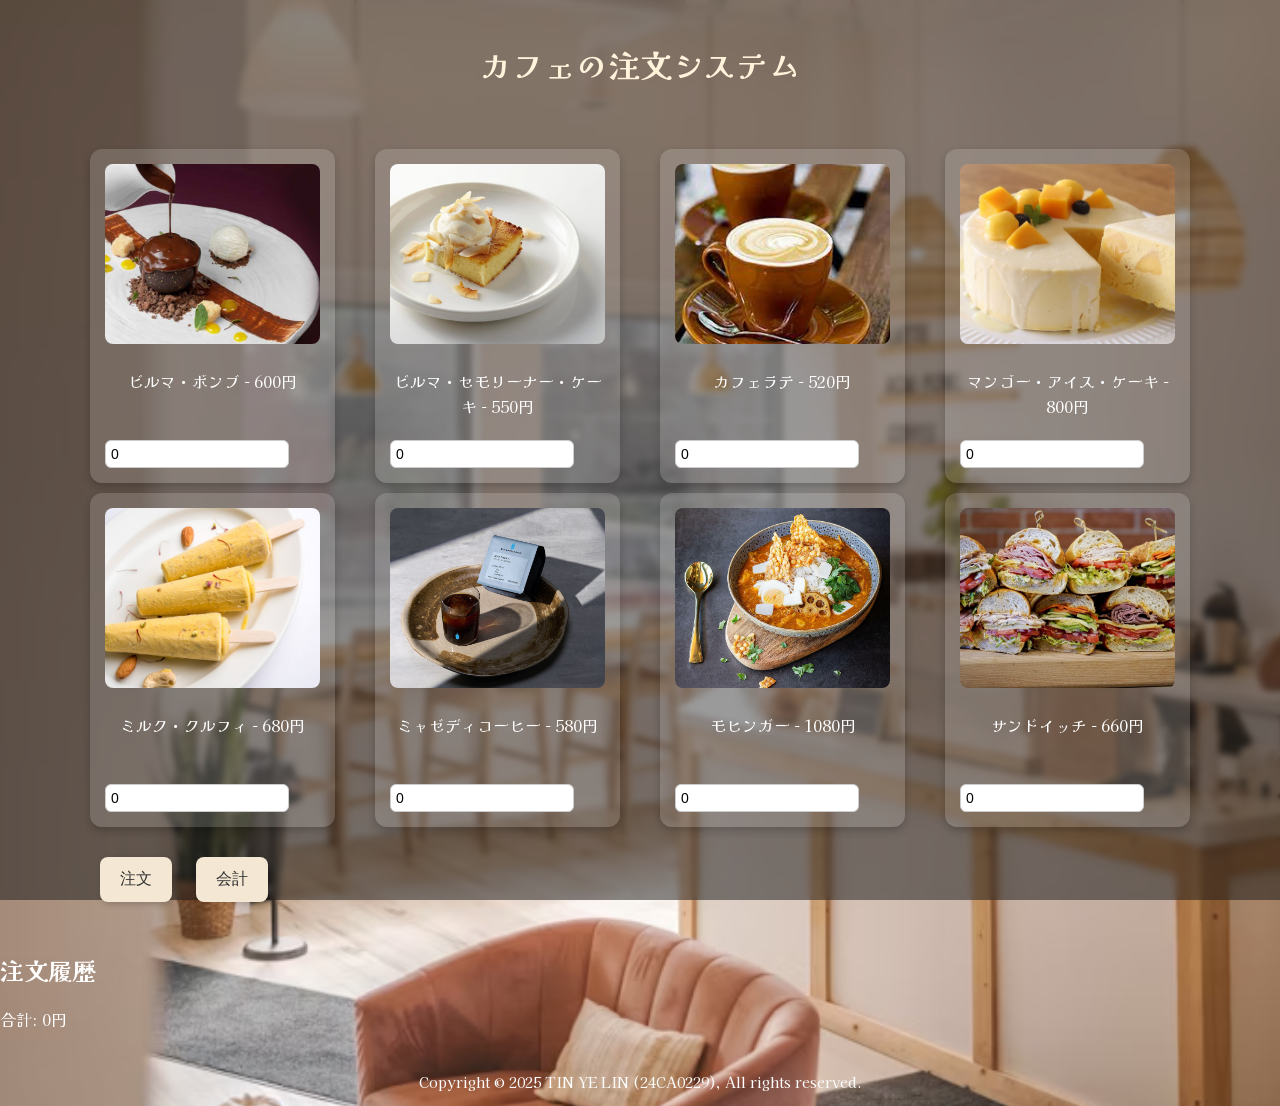
<file: projects/cafe-order/index.html>
<!DOCTYPE html>
<html lang="ja">
<head>
    <meta charset="UTF-8" />
    <title>カフェ注文システム</title>
    <link rel="stylesheet" href="style.css" />
    <link href="https://fonts.googleapis.com/css2?family=Kaisei+Decol&display=swap" rel="stylesheet" />
</head>
<body>
    <h1>カフェの注文システム</h1>
    <form name="orderForm" id="orderForm">
    <div class="product">
        <img src="images/burma-bombe.jpg" alt="ビルマ・ボンブ" />
        <p class="product-name">ビルマ・ボンブ  - 600円</p>
        <input type="number" name="qty0" value="0" min="0" />
    </div>
    <div class="product">
        <img src="images/burmese-semolina-cake.jpg" alt="ビルマ・セモリーナー・ケーキ" />
        <p class="product-name">ビルマ・セモリーナー・ケーキ - 550円</p>
        <input type="number" name="qty1" value="0" min="0" />
    </div>
    <div class="product">
        <img src="images/latte.jpg" alt="カフェラテ" />
        <p class="product-name">カフェラテ - 520円</p>
        <input type="number" name="qty2" value="0" min="0" />
    </div>
    <div class="product">
        <img src="images/mango-ice-cake.jpg" alt="マンゴー・アイス・ケーキ" />
        <p class="product-name">マンゴー・アイス・ケーキ - 800円</p>
        <input type="number" name="qty3" value="0" min="0" />
    </div>
    <div class="product">
        <img src="images/milk-kulfi.jpg" alt="ミルク・クルフィ" />
        <p class="product-name">ミルク・クルフィ - 680円</p>
        <input type="number" name="qty4" value="0" min="0" />
    </div>
    <div class="product">
        <img src="images/MyaZeDiCoffee.jpg" alt="ミャゼディコーヒー" />
        <p class="product-name">ミャゼディコーヒー - 580円</p>
        <input type="number" name="qty5" value="0" min="0" />
    </div>
    <div class="product">
        <img src="images/Mohinga.jpg" alt="モヒンガー" />
        <p class="product-name">モヒンガー - 1080円</p>
        <input type="number" name="qty6" value="0" min="0" />
    </div>
    <div class="product">
        <img src="images/sandwich.jpg" alt="サンドイッチ" />
        <p class="product-name">サンドイッチ - 660円</p>
        <input type="number" name="qty7" value="0" min="0" />
    </div>

    <div class="buttons">
        <button type="button" id="orderButton">注文</button>
        <button type="button" id="accountButton">会計</button>
    </div>
    </form>

    <h2>注文履歴</h2>
    <div id="historyContainer"></div>

    <div id="grandTotalDisplay">合計: 0円</div>

    <footer>
        <p>Copyright &copy; 2025 TIN YE LIN (24CA0229), All rights reserved.</p>
    </footer>

    <script src="order.js"></script>
</body>
</html>
</file>
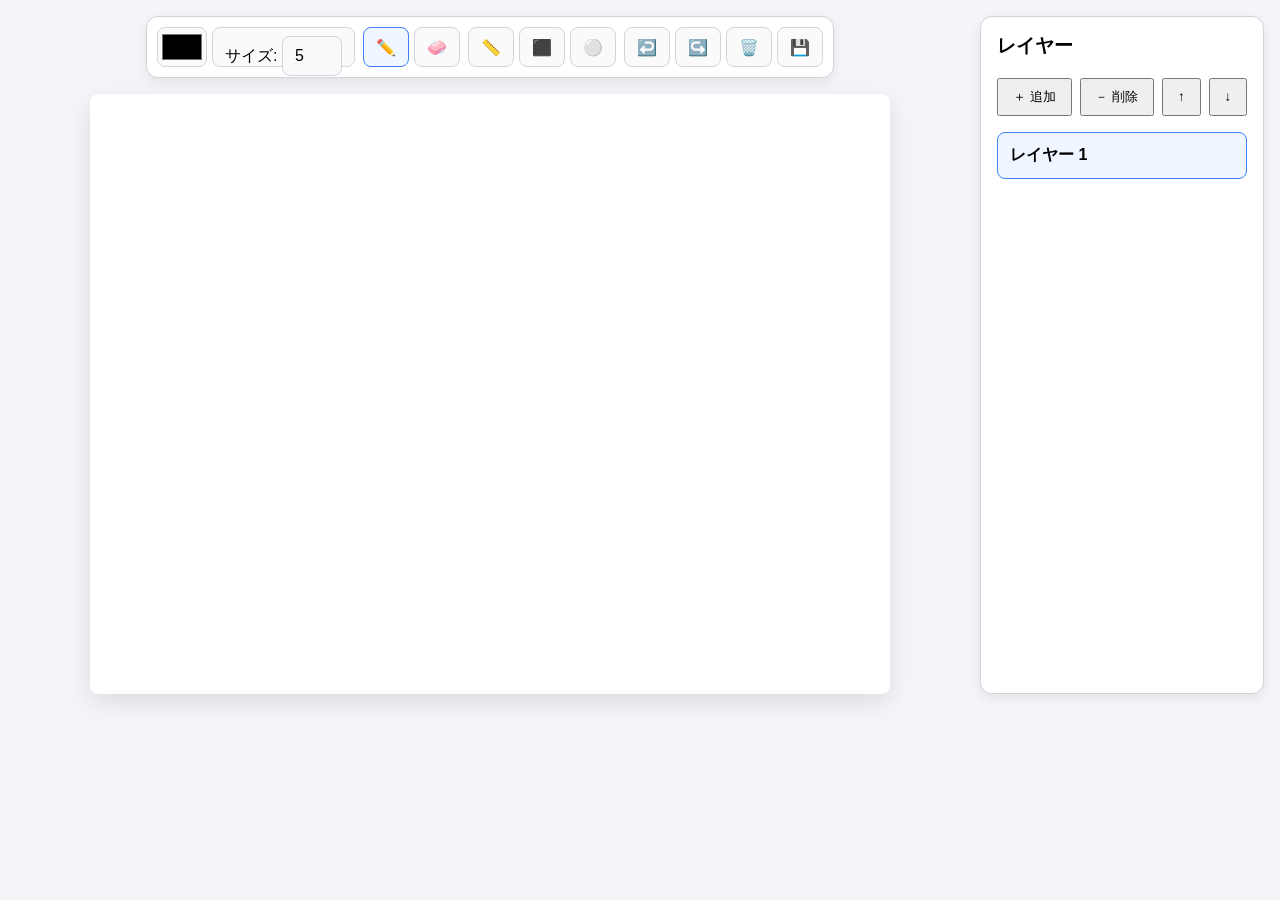
<file: projects/drawing-app/index.html>
<!DOCTYPE html>
<html lang="ja">
<head>
    <meta charset="UTF-8">
    <meta name="viewport" content="width=device-width, initial-scale=1.0">
    <title>オリジナル描画アプリケーションの作成</title>
    <link rel="stylesheet" href="css/style.css">
</head>
<body>
    <div class="app-container">
        <div class="main-content">
            <div id="toolbar">
                <div class="tool-group">
                    <input type="color" id="colorPicker" value="#000000" title="色">
                    <label for="lineWidth">サイズ: <input type="number" id="lineWidth" value="5" min="1" max="200"></label>
                </div>
                <div class="tool-group">
                    <button class="tool-btn" data-tool="pen" title="ペン">✏️</button>
                    <button class="tool-btn" data-tool="eraser" title="消しゴム">🧼</button>
                </div>
                <div class="tool-group">
                    <button class="tool-btn" data-tool="line" title="直線">📏</button>
                    <button class="tool-btn" data-tool="rect" title="四角形">⬛</button>
                    <button class="tool-btn" data-tool="circle" title="円">⚪</button>
                </div>
                <div class="tool-group">
                    <button id="undoBtn" title="元に戻す">↩️</button>
                    <button id="redoBtn" title="やり直し">↪️</button>
                    <button id="clearBtn" title="レイヤーを消去">🗑️</button>
                    <button id="saveBtn" title="画像を保存">💾</button>
                </div>
            </div>
            <div id="canvas-container">
                </div>
        </div>

        <div id="layers-panel">
            <h3>レイヤー</h3>
            <div id="layer-controls">
                <button id="addLayerBtn">＋ 追加</button>
                <button id="deleteLayerBtn">－ 削除</button>
                <button id="moveLayerUpBtn">↑</button>
                <button id="moveLayerDownBtn">↓</button>
            </div>
            <ul id="layer-list">
                </ul>
        </div>
    </div>

    <script src="js/script.js" defer></script>
</body>
</html>
</file>
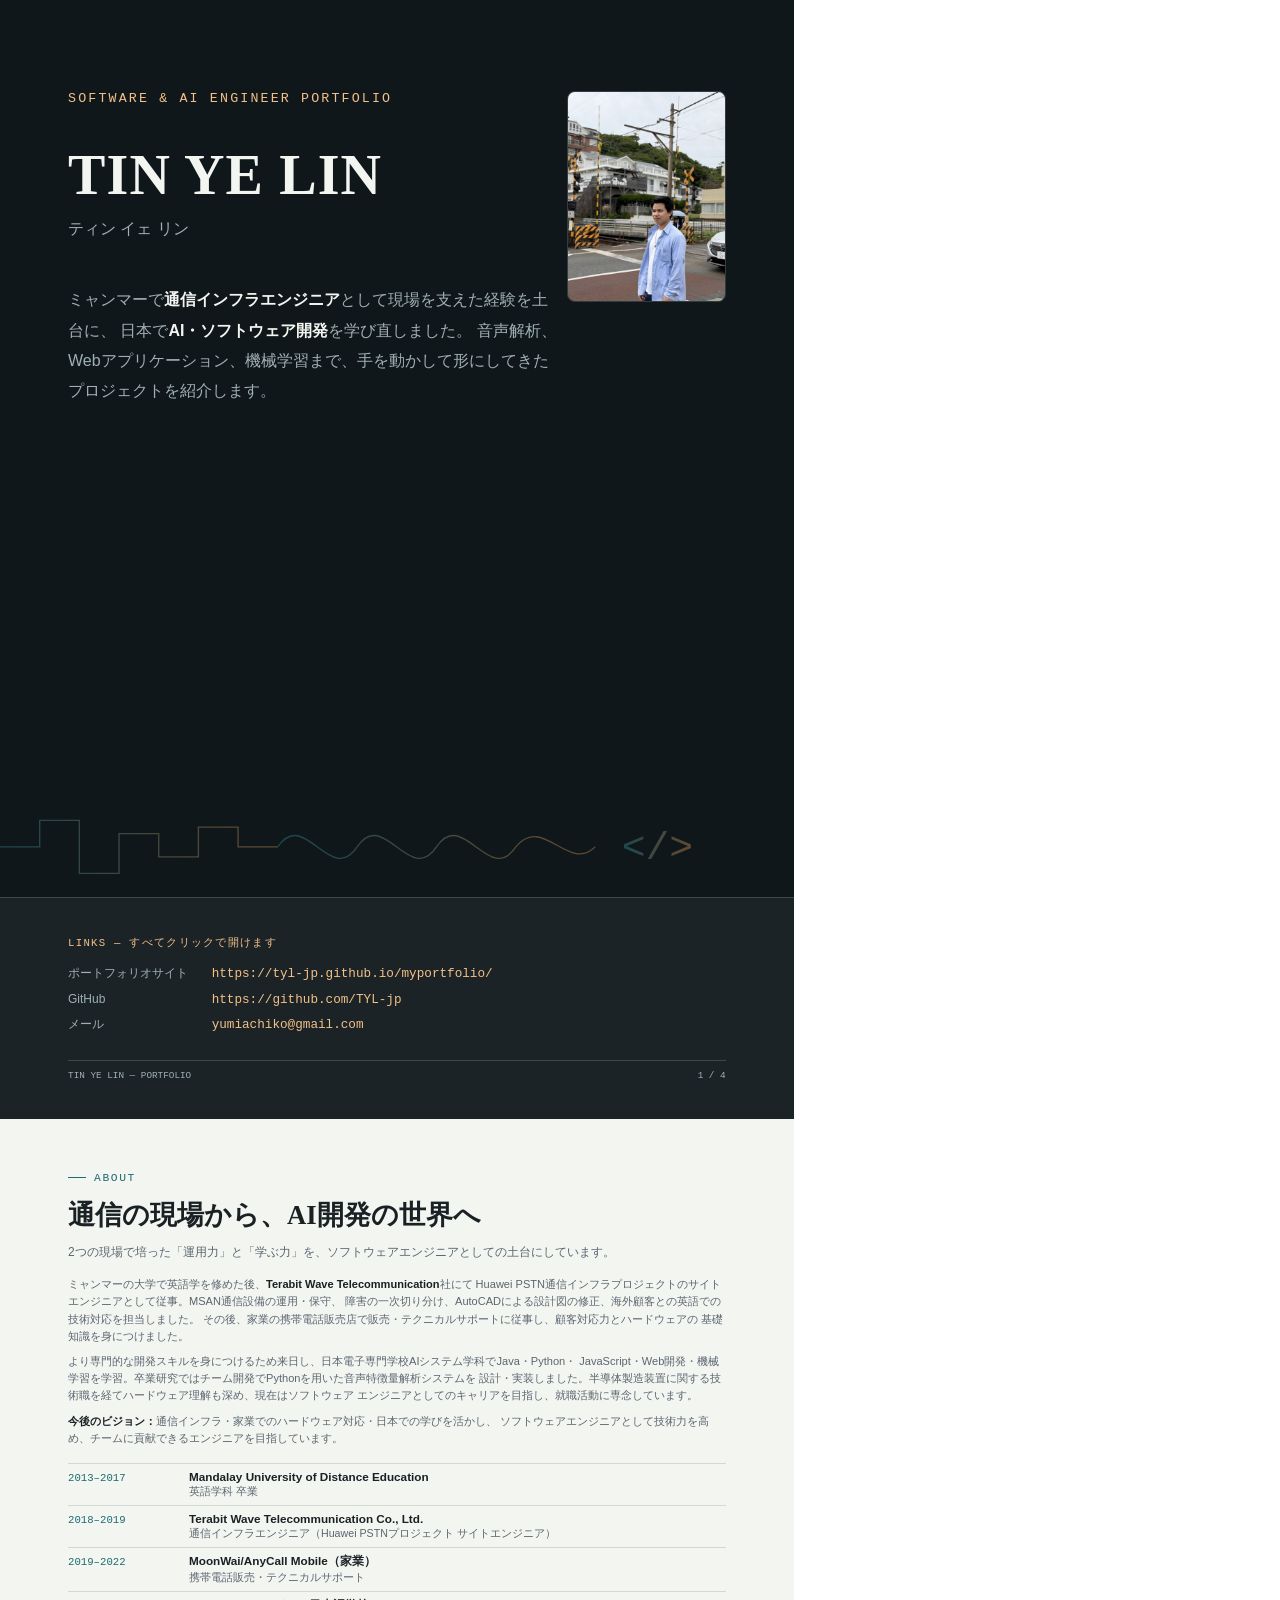
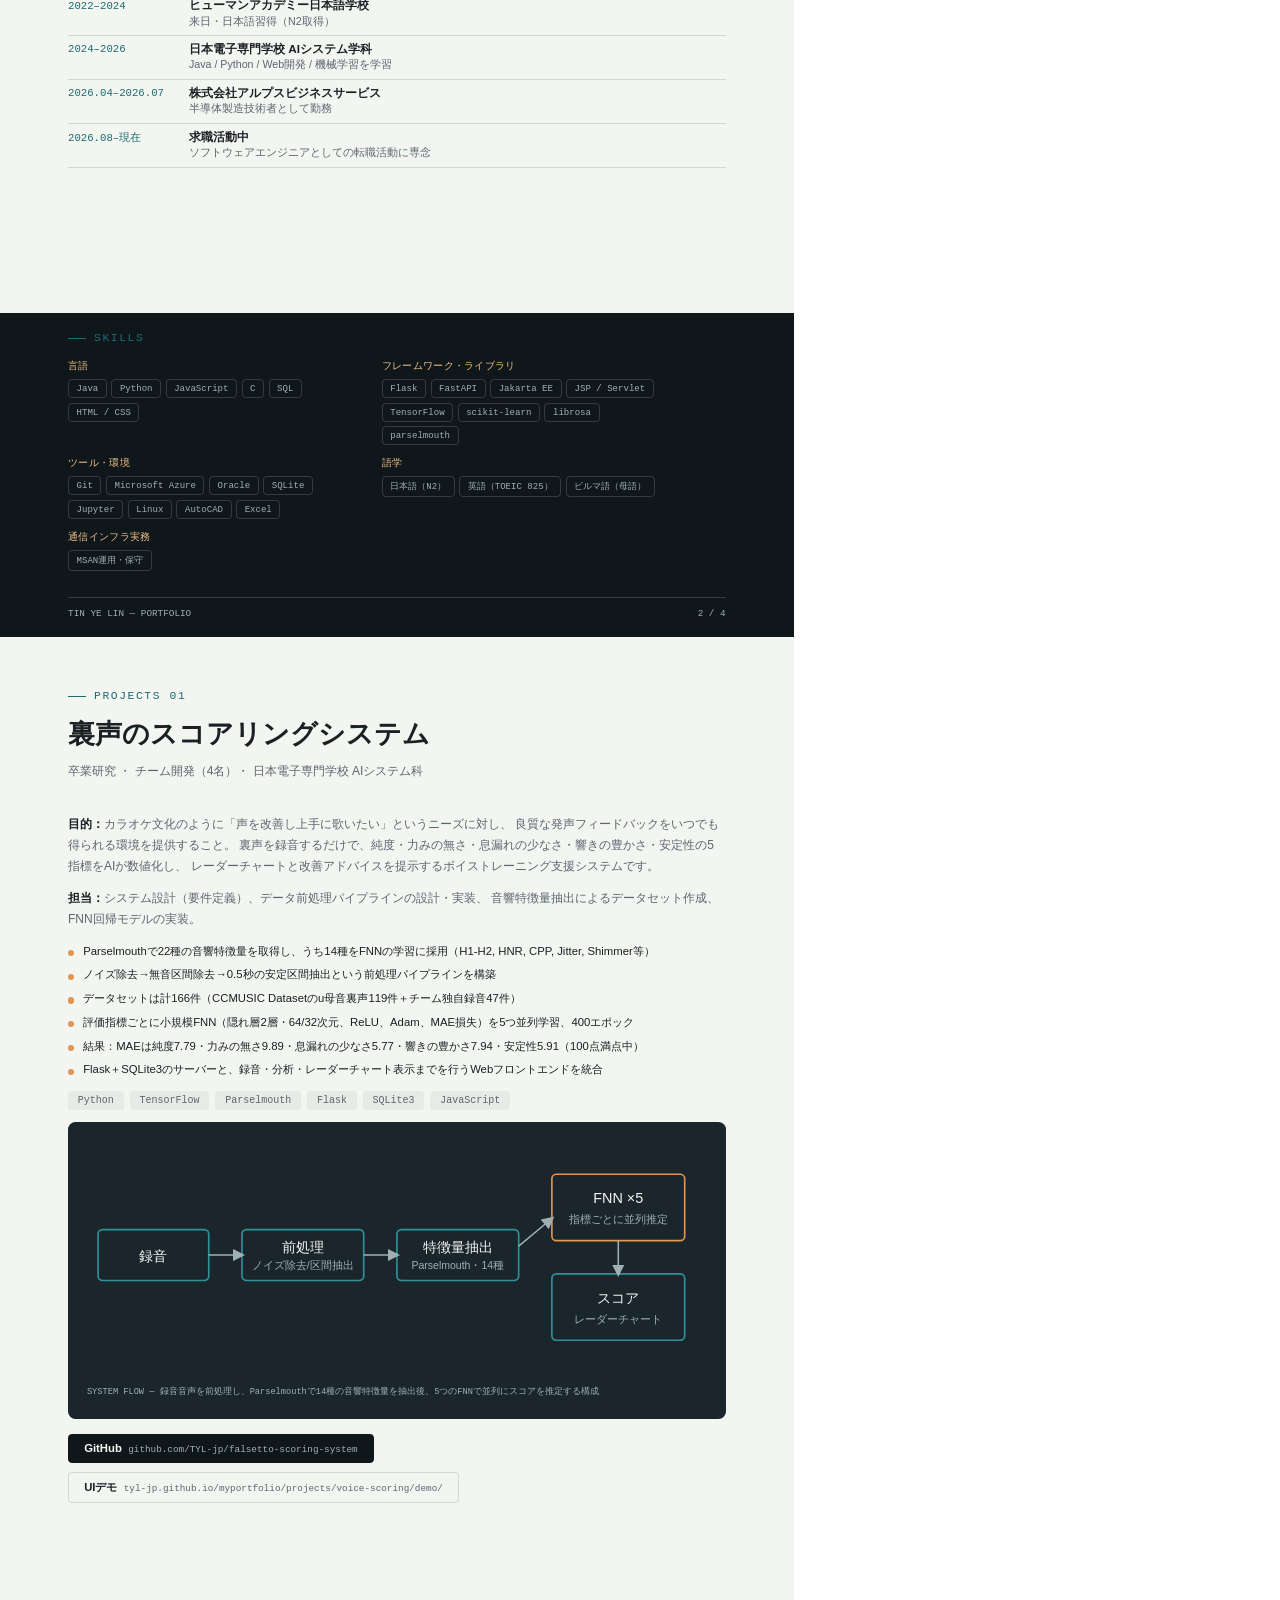
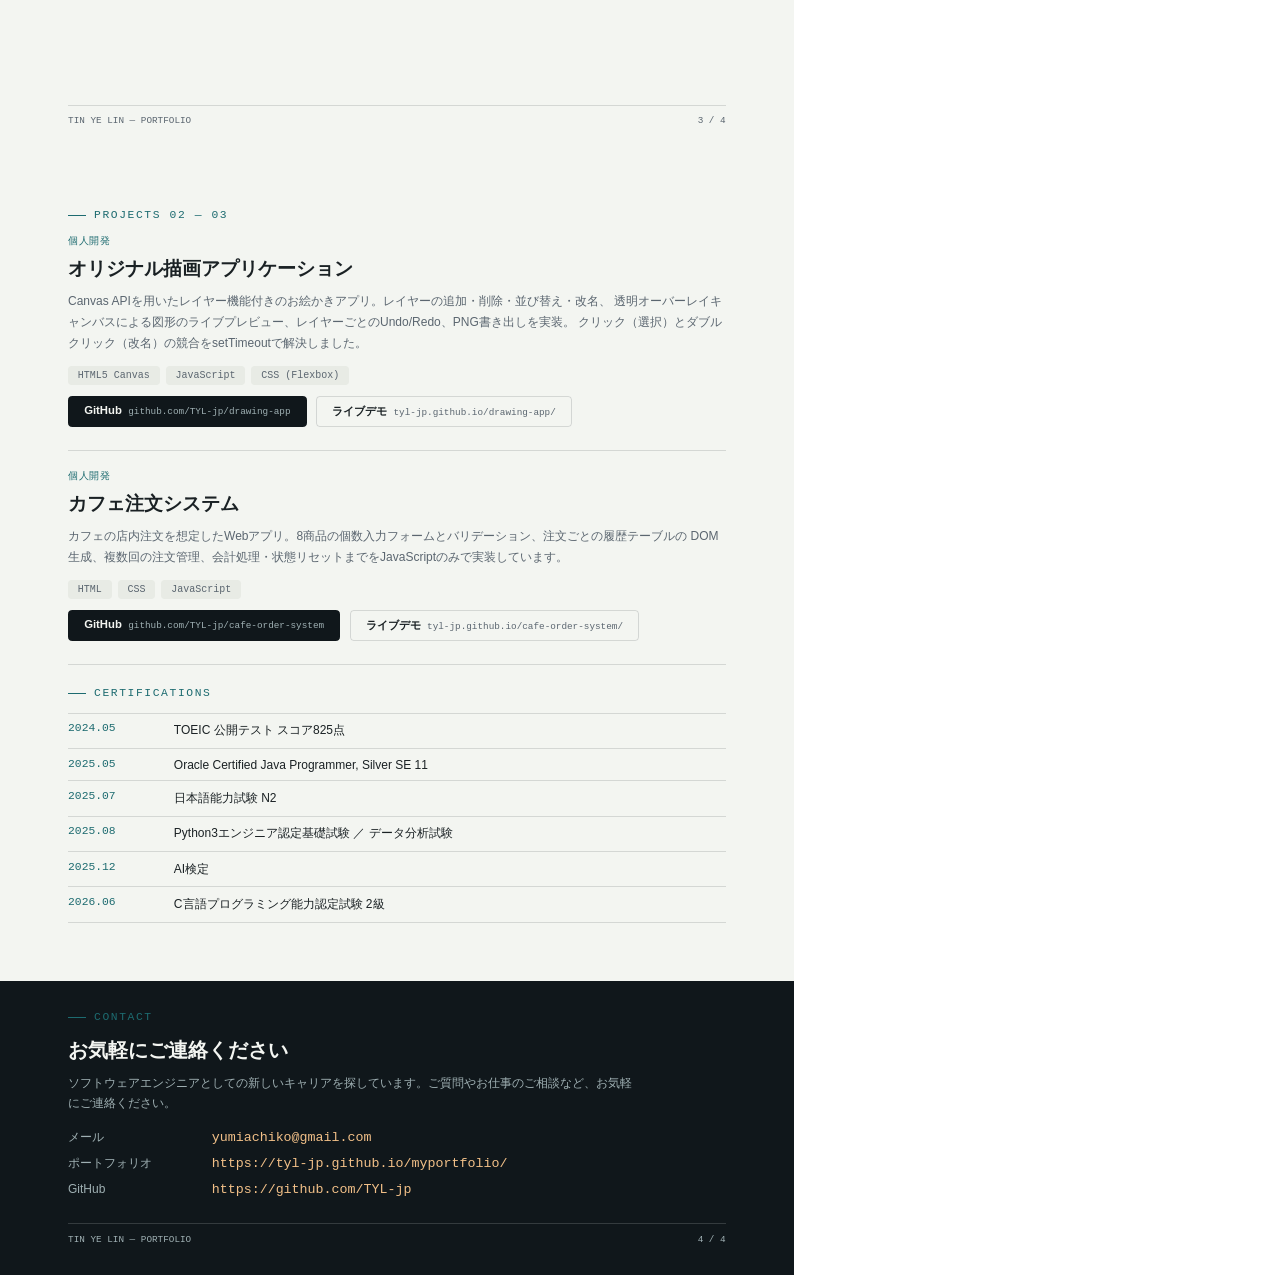
<file: print.html>
<!DOCTYPE html>
<html lang="ja">
<head>
<meta charset="UTF-8">
<title>Tin Ye Lin — Portfolio</title>
<style>
  :root {
    --ink: #10171B;
    --paper: #F3F5F1;
    --paper-dim: #E8EBE5;
    --teal: #1D6B70;
    --amber: #E2954D;
    --amber-soft: #F2C088;
    --text-main: #1A2124;
    --text-muted: #5B6670;
    --on-ink: #F3F5F1;
    --on-ink-muted: #9FB0B3;
    --line: rgba(26,33,36,0.14);
    --line-on-ink: rgba(243,245,241,0.16);
  }
  * { margin:0; padding:0; box-sizing:border-box; }
  @page { size: A4; margin: 0; }
  html, body { font-family: "Noto Sans CJK JP", sans-serif; color: var(--text-main); }
  a { color: inherit; text-decoration: none; }

  .page {
    width: 210mm;
    height: 296mm;
    page-break-after: always;
    position: relative;
    overflow: hidden;
    background: var(--paper);
    display: flex;
    flex-direction: column;
  }
  .page:last-child { page-break-after: auto; }
  .pad { padding: 14mm 18mm 0; display: flex; flex-direction: column; flex: 1; }

  .serif { font-family: "Noto Serif CJK JP", serif; }
  .mono { font-family: "Noto Sans Mono", "DejaVu Sans Mono", monospace; }

  .eyebrow {
    font-family: "Noto Sans Mono", monospace;
    font-size: 8.5pt;
    letter-spacing: 0.14em;
    text-transform: uppercase;
    color: var(--teal);
    display: flex; align-items: center; gap: 8px;
    margin-bottom: 3.5mm;
  }
  .eyebrow::before { content:""; width: 18px; height: 1px; background: var(--teal); }
  .on-ink .eyebrow { color: var(--amber-soft); }
  .on-ink .eyebrow::before { background: var(--amber-soft); }

  /* ============ COVER PAGE ============ */
  .cover {
    background: var(--ink);
    color: var(--on-ink);
    display: flex;
    flex-direction: column;
  }
  .cover-top { padding: 24mm 18mm 0; flex: 1; }
  .cover-kicker {
    font-family: "Noto Sans Mono", monospace;
    color: var(--amber-soft);
    font-size: 10pt;
    letter-spacing: 0.16em;
    text-transform: uppercase;
    margin-bottom: 10mm;
  }
  .cover h1 {
    font-family: "Noto Serif CJK JP", serif;
    font-size: 42pt;
    font-weight: 700;
    letter-spacing: 0.02em;
    margin-bottom: 3mm;
  }
  .cover .reading { color: var(--on-ink-muted); font-size: 12pt; margin-bottom: 12mm; }
  .cover .tagline { font-size: 12pt; line-height: 1.9; color: var(--on-ink-muted); max-width: 130mm; }
  .cover .tagline strong { color: var(--on-ink); }

  .cover-photo {
    position: absolute;
    right: 18mm;
    top: 24mm;
    width: 42mm;
    height: 56mm;
    object-fit: cover;
    border-radius: 2mm;
    border: 1px solid var(--line-on-ink);
  }

  .cover-links {
    background: rgba(243,245,241,0.05);
    border-top: 1px solid var(--line-on-ink);
    padding: 10mm 18mm;
  }
  .cover-links .label {
    font-family: "Noto Sans Mono", monospace;
    font-size: 8pt; letter-spacing: 0.12em;
    color: var(--amber-soft); text-transform: uppercase;
    margin-bottom: 4mm;
  }
  .link-row { display: flex; gap: 4mm; margin-bottom: 2.5mm; align-items: baseline; }
  .link-row .k { width: 34mm; font-size: 9pt; color: var(--on-ink-muted); flex-shrink: 0; }
  .link-row a { font-family: "Noto Sans Mono", monospace; font-size: 9.5pt; color: var(--amber-soft); }

  .cover-wave { position: absolute; bottom: 58mm; left: 0; right: 0; opacity: 0.4; }

  /* ============ SECTION PAGES ============ */
  h2.sec {
    font-family: "Noto Serif CJK JP", serif;
    font-size: 20pt;
    font-weight: 700;
    margin-bottom: 3mm;
  }
  .lead { color: var(--text-muted); font-size: 9pt; margin-bottom: 4mm; }

  .about-flex { display: flex; gap: 8mm; }
  .about-copy { font-size: 8.3pt; line-height: 1.55; color: var(--text-muted); }
  .about-copy p { margin-bottom: 2.2mm; }
  .about-copy strong { color: var(--text-main); }

  .timeline { border-top: 1px solid var(--line); margin-top: 2mm; }
  .tl-row { display: flex; gap: 6mm; padding: 1.7mm 0; border-bottom: 1px solid var(--line); }
  .tl-date { width: 26mm; flex-shrink: 0; font-family: "Noto Sans Mono", monospace; font-size: 8pt; color: var(--teal); padding-top: 0.3mm; }
  .tl-title { font-weight: 700; font-size: 8.8pt; margin-bottom: 0.3mm; }
  .tl-sub { font-size: 8pt; color: var(--text-muted); }

  .skills-band {
    background: var(--ink);
    color: var(--on-ink);
    margin: 4mm -18mm 0;
    margin-top: auto;
    padding: 5mm 18mm 5mm;
  }
  .skills-grid { display: flex; flex-wrap: wrap; gap: 3mm 7mm; }
  .skill-group { min-width: 50mm; }
  .skill-group h3 {
    font-family: "Noto Sans Mono", monospace;
    font-size: 7.5pt; font-weight: 500;
    color: var(--amber-soft);
    margin-bottom: 1.5mm; letter-spacing: 0.03em;
  }
  .tags { display: flex; flex-wrap: wrap; gap: 1.2mm; max-width: 76mm; }
  .tag {
    font-family: "Noto Sans Mono", monospace;
    font-size: 6.8pt;
    padding: 0.8mm 2mm;
    border: 1px solid var(--line-on-ink);
    border-radius: 1mm;
    color: var(--on-ink-muted);
  }

  /* ============ PROJECT ============ */
  .project { padding: 5mm 0 6mm; border-bottom: 1px solid var(--line); }
  .project:last-child { border-bottom: none; }
  .p-tag {
    font-family: "Noto Sans Mono", monospace;
    font-size: 7.5pt; color: var(--teal);
    letter-spacing: 0.06em; text-transform: uppercase;
    display: block; margin-bottom: 2mm;
  }
  .project h3 { font-family: "Noto Serif CJK JP", serif; font-size: 14pt; margin-bottom: 2.5mm; }
  .project .desc { font-size: 9pt; color: var(--text-muted); line-height: 1.75; margin-bottom: 3mm; }
  .project .desc strong { color: var(--text-main); }
  .hl { list-style: none; margin-bottom: 3mm; }
  .hl li { font-size: 8.5pt; line-height: 1.7; padding-left: 4mm; position: relative; margin-bottom: 1.2mm; }
  .hl li::before { content:""; position: absolute; left: 0; top: 2.2mm; width: 1.6mm; height: 1.6mm; background: var(--amber); border-radius: 50%; }
  .chips { display: flex; flex-wrap: wrap; gap: 1.6mm; margin-bottom: 3mm; }
  .chip { font-family: "Noto Sans Mono", monospace; font-size: 7.5pt; padding: 1.1mm 2.6mm; background: var(--paper-dim); border-radius: 1mm; color: var(--text-muted); }
  .p-links { display: flex; flex-wrap: wrap; gap: 2.5mm; }
  .p-links a {
    font-size: 8.5pt; font-weight: 700;
    padding: 1.8mm 4mm; border: 1px solid var(--line);
    border-radius: 1mm; color: var(--text-main);
  }
  .p-links a.primary { background: var(--ink); color: var(--paper); border-color: var(--ink); }
  .p-links a .u { font-family: "Noto Sans Mono", monospace; font-weight: 400; font-size: 7pt; color: var(--text-muted); }
  .p-links a.primary .u { color: var(--on-ink-muted); }

  .proj-flex { display: flex; gap: 7mm; }
  .proj-main { flex: 1.25; }
  .proj-side { flex: 1; }

  .diagram-card { background: #1B262C; border-radius: 2mm; padding: 5mm; }
  .diagram-caption { font-family: "Noto Sans Mono", monospace; font-size: 6.5pt; color: var(--on-ink-muted); margin-top: 2.5mm; line-height: 1.6; }

  .shot { width: 100%; border: 1px solid var(--line); border-radius: 2mm; }

  /* ============ CERTS ============ */
  .cert-list { border-top: 1px solid var(--line); }
  .cert-row { display: flex; gap: 6mm; padding: 2.3mm 0; border-bottom: 1px solid var(--line); font-size: 9pt; }
  .cert-row .d { width: 22mm; flex-shrink: 0; font-family: "Noto Sans Mono", monospace; font-size: 8.5pt; color: var(--teal); }

  .contact-band {
    background: var(--ink); color: var(--on-ink);
    margin: 7mm -18mm 0;
    margin-top: auto;
    padding: 8mm 18mm 8mm;
  }
  .contact-band h2 { font-family: "Noto Serif CJK JP", serif; font-size: 15pt; margin-bottom: 2.5mm; }
  .contact-band p { font-size: 9pt; color: var(--on-ink-muted); line-height: 1.7; margin-bottom: 4mm; max-width: 150mm; }
  .contact-band .link-row a { font-size: 10pt; }
  .band-foot {
    display: flex; justify-content: space-between;
    font-family: "Noto Sans Mono", monospace;
    font-size: 7pt; color: var(--on-ink-muted);
    border-top: 1px solid var(--line-on-ink);
    padding-top: 2.5mm; margin-top: 7mm;
  }

  .foot {
    position: absolute; bottom: 8mm; left: 18mm; right: 18mm;
    display: flex; justify-content: space-between;
    font-family: "Noto Sans Mono", monospace;
    font-size: 7pt; color: var(--text-muted);
    border-top: 1px solid var(--line); padding-top: 2.5mm;
  }
  .cover .foot, .on-ink .foot { color: var(--on-ink-muted); border-color: var(--line-on-ink); }
</style>
</head>
<body>

<!-- ================= PAGE 1: COVER ================= -->
<div class="page cover">
  <div class="cover-top">
    <div class="cover-kicker">Software &amp; AI Engineer Portfolio</div>
    <h1>TIN YE LIN</h1>
    <div class="reading">ティン イェ リン</div>
    <p class="tagline">
      ミャンマーで<strong>通信インフラエンジニア</strong>として現場を支えた経験を土台に、
      日本で<strong>AI・ソフトウェア開発</strong>を学び直しました。
      音声解析、Webアプリケーション、機械学習まで、手を動かして形にしてきたプロジェクトを紹介します。
    </p>
    <img class="cover-photo" src="images/profile.jpg" alt="Tin Ye Lin">
  </div>

  <svg class="cover-wave" viewBox="0 0 1200 160" preserveAspectRatio="none" aria-hidden="true" style="height:28mm;">
    <defs>
      <linearGradient id="wg" x1="0" y1="0" x2="1" y2="0">
        <stop offset="0" stop-color="#2C9298"/><stop offset="1" stop-color="#E2954D"/>
      </linearGradient>
    </defs>
    <polyline points="0,80 60,80 60,40 120,40 120,120 180,120 180,60 240,60 240,95 300,95 300,50 360,50 360,80 420,80" fill="none" stroke="url(#wg)" stroke-width="2"/>
    <path d="M420,80 C 460,20 500,140 540,80 C 580,20 620,140 660,80 C 700,20 740,140 780,80 C 820,30 860,120 900,80" fill="none" stroke="url(#wg)" stroke-width="2"/>
    <text x="940" y="98" font-family="monospace" font-size="60" fill="url(#wg)">&lt;/&gt;</text>
  </svg>

  <div class="cover-links">
    <div class="label">Links — すべてクリックで開けます</div>
    <div class="link-row"><span class="k">ポートフォリオサイト</span><a href="https://tyl-jp.github.io/myportfolio/">https://tyl-jp.github.io/myportfolio/</a></div>
    <div class="link-row"><span class="k">GitHub</span><a href="https://github.com/TYL-jp">https://github.com/TYL-jp</a></div>
    <div class="link-row"><span class="k">メール</span><a href="mailto:yumiachiko@gmail.com">yumiachiko@gmail.com</a></div>
    <div class="band-foot"><span>TIN YE LIN — PORTFOLIO</span><span>1 / 4</span></div>
  </div>
</div>

<!-- ================= PAGE 2: ABOUT + SKILLS ================= -->
<div class="page">
  <div class="pad">
    <div class="eyebrow">About</div>
    <h2 class="sec">通信の現場から、AI開発の世界へ</h2>
    <p class="lead">2つの現場で培った「運用力」と「学ぶ力」を、ソフトウェアエンジニアとしての土台にしています。</p>

    <div class="about-copy">
      <p>
        ミャンマーの大学で英語学を修めた後、<strong>Terabit Wave Telecommunication</strong>社にて
        Huawei PSTN通信インフラプロジェクトのサイトエンジニアとして従事。MSAN通信設備の運用・保守、
        障害の一次切り分け、AutoCADによる設計図の修正、海外顧客との英語での技術対応を担当しました。
        その後、家業の携帯電話販売店で販売・テクニカルサポートに従事し、顧客対応力とハードウェアの
        基礎知識を身につけました。
      </p>
      <p>
        より専門的な開発スキルを身につけるため来日し、日本電子専門学校AIシステム学科でJava・Python・
        JavaScript・Web開発・機械学習を学習。卒業研究ではチーム開発でPythonを用いた音声特徴量解析システムを
        設計・実装しました。半導体製造装置に関する技術職を経てハードウェア理解も深め、現在はソフトウェア
        エンジニアとしてのキャリアを目指し、就職活動に専念しています。
      </p>
      <p>
        <strong>今後のビジョン：</strong>通信インフラ・家業でのハードウェア対応・日本での学びを活かし、
        ソフトウェアエンジニアとして技術力を高め、チームに貢献できるエンジニアを目指しています。
      </p>
    </div>

    <div class="timeline">
      <div class="tl-row"><div class="tl-date">2013–2017</div><div><div class="tl-title">Mandalay University of Distance Education</div><div class="tl-sub">英語学科 卒業</div></div></div>
      <div class="tl-row"><div class="tl-date">2018–2019</div><div><div class="tl-title">Terabit Wave Telecommunication Co., Ltd.</div><div class="tl-sub">通信インフラエンジニア（Huawei PSTNプロジェクト サイトエンジニア）</div></div></div>
      <div class="tl-row"><div class="tl-date">2019–2022</div><div><div class="tl-title">MoonWai/AnyCall Mobile（家業）</div><div class="tl-sub">携帯電話販売・テクニカルサポート</div></div></div>
      <div class="tl-row"><div class="tl-date">2022–2024</div><div><div class="tl-title">ヒューマンアカデミー日本語学校</div><div class="tl-sub">来日・日本語習得（N2取得）</div></div></div>
      <div class="tl-row"><div class="tl-date">2024–2026</div><div><div class="tl-title">日本電子専門学校 AIシステム学科</div><div class="tl-sub">Java / Python / Web開発 / 機械学習を学習</div></div></div>
      <div class="tl-row"><div class="tl-date">2026.04–2026.07</div><div><div class="tl-title">株式会社アルプスビジネスサービス</div><div class="tl-sub">半導体製造技術者として勤務</div></div></div>
      <div class="tl-row"><div class="tl-date">2026.08–現在</div><div><div class="tl-title">求職活動中</div><div class="tl-sub">ソフトウェアエンジニアとしての転職活動に専念</div></div></div>
    </div>

    <div class="skills-band">
      <div class="eyebrow" style="margin-bottom:4mm;">Skills</div>
      <div class="skills-grid">
        <div class="skill-group">
          <h3>言語</h3>
          <div class="tags"><span class="tag">Java</span><span class="tag">Python</span><span class="tag">JavaScript</span><span class="tag">C</span><span class="tag">SQL</span><span class="tag">HTML / CSS</span></div>
        </div>
        <div class="skill-group">
          <h3>フレームワーク・ライブラリ</h3>
          <div class="tags"><span class="tag">Flask</span><span class="tag">FastAPI</span><span class="tag">Jakarta EE</span><span class="tag">JSP / Servlet</span><span class="tag">TensorFlow</span><span class="tag">scikit-learn</span><span class="tag">librosa</span><span class="tag">parselmouth</span></div>
        </div>
        <div class="skill-group">
          <h3>ツール・環境</h3>
          <div class="tags"><span class="tag">Git</span><span class="tag">Microsoft Azure</span><span class="tag">Oracle</span><span class="tag">SQLite</span><span class="tag">Jupyter</span><span class="tag">Linux</span><span class="tag">AutoCAD</span><span class="tag">Excel</span></div>
        </div>
        <div class="skill-group">
          <h3>語学</h3>
          <div class="tags"><span class="tag">日本語（N2）</span><span class="tag">英語（TOEIC 825）</span><span class="tag">ビルマ語（母語）</span></div>
        </div>
        <div class="skill-group">
          <h3>通信インフラ実務</h3>
          <div class="tags"><span class="tag">MSAN運用・保守</span></div>
        </div>
      </div>
      <div class="band-foot"><span>TIN YE LIN — PORTFOLIO</span><span>2 / 4</span></div>
    </div>
  </div>
</div>

<!-- ================= PAGE 3: PROJECT 1 ================= -->
<div class="page">
  <div class="pad">
    <div class="eyebrow">Projects 01</div>
    <h2 class="sec">裏声のスコアリングシステム</h2>
    <p class="lead">卒業研究 ・ チーム開発（4名）・ 日本電子専門学校 AIシステム科</p>

    <div class="project" style="border:none;">
      <p class="desc">
        <strong>目的：</strong>カラオケ文化のように「声を改善し上手に歌いたい」というニーズに対し、
        良質な発声フィードバックをいつでも得られる環境を提供すること。
        裏声を録音するだけで、純度・力みの無さ・息漏れの少なさ・響きの豊かさ・安定性の5指標をAIが数値化し、
        レーダーチャートと改善アドバイスを提示するボイストレーニング支援システムです。
      </p>
      <p class="desc">
        <strong>担当：</strong>システム設計（要件定義）、データ前処理パイプラインの設計・実装、
        音響特徴量抽出によるデータセット作成、FNN回帰モデルの実装。
      </p>
      <ul class="hl">
        <li>Parselmouthで22種の音響特徴量を取得し、うち14種をFNNの学習に採用（H1-H2, HNR, CPP, Jitter, Shimmer等）</li>
        <li>ノイズ除去→無音区間除去→0.5秒の安定区間抽出という前処理パイプラインを構築</li>
        <li>データセットは計166件（CCMUSIC Datasetのu母音裏声119件＋チーム独自録音47件）</li>
        <li>評価指標ごとに小規模FNN（隠れ層2層・64/32次元、ReLU、Adam、MAE損失）を5つ並列学習、400エポック</li>
        <li>結果：MAEは純度7.79・力みの無さ9.89・息漏れの少なさ5.77・響きの豊かさ7.94・安定性5.91（100点満点中）</li>
        <li>Flask＋SQLite3のサーバーと、録音・分析・レーダーチャート表示までを行うWebフロントエンドを統合</li>
      </ul>
      <div class="chips">
        <span class="chip">Python</span><span class="chip">TensorFlow</span><span class="chip">Parselmouth</span>
        <span class="chip">Flask</span><span class="chip">SQLite3</span><span class="chip">JavaScript</span>
      </div>

      <div class="diagram-card">
        <svg viewBox="0 0 560 210" xmlns="http://www.w3.org/2000/svg" style="width:100%;">
          <defs>
            <marker id="ar" markerWidth="8" markerHeight="8" refX="6" refY="4" orient="auto">
              <path d="M0,0 L8,4 L0,8 z" fill="#9FB0B3"/>
            </marker>
          </defs>
          <g font-family="'Noto Sans CJK JP', sans-serif" font-size="13" fill="#F3F5F1">
            <rect x="10" y="80" width="100" height="46" rx="4" fill="none" stroke="#2C9298" stroke-width="1.5"/>
            <text x="60" y="108" text-anchor="middle">録音</text>
            <rect x="140" y="80" width="110" height="46" rx="4" fill="none" stroke="#2C9298" stroke-width="1.5"/>
            <text x="195" y="100" text-anchor="middle">前処理</text>
            <text x="195" y="116" text-anchor="middle" font-size="9.5" fill="#9FB0B3">ノイズ除去/区間抽出</text>
            <rect x="280" y="80" width="110" height="46" rx="4" fill="none" stroke="#2C9298" stroke-width="1.5"/>
            <text x="335" y="100" text-anchor="middle">特徴量抽出</text>
            <text x="335" y="116" text-anchor="middle" font-size="9.5" fill="#9FB0B3">Parselmouth・14種</text>
            <rect x="420" y="30" width="120" height="60" rx="4" fill="none" stroke="#E2954D" stroke-width="1.5"/>
            <text x="480" y="56" text-anchor="middle">FNN ×5</text>
            <text x="480" y="74" text-anchor="middle" font-size="9.5" fill="#9FB0B3">指標ごとに並列推定</text>
            <rect x="420" y="120" width="120" height="60" rx="4" fill="none" stroke="#2C9298" stroke-width="1.5"/>
            <text x="480" y="146" text-anchor="middle">スコア</text>
            <text x="480" y="164" text-anchor="middle" font-size="9.5" fill="#9FB0B3">レーダーチャート</text>
          </g>
          <path d="M110,103 L140,103" stroke="#9FB0B3" stroke-width="1.4" marker-end="url(#ar)"/>
          <path d="M250,103 L280,103" stroke="#9FB0B3" stroke-width="1.4" marker-end="url(#ar)"/>
          <path d="M390,95 L420,70" stroke="#9FB0B3" stroke-width="1.4" marker-end="url(#ar)"/>
          <path d="M480,90 L480,120" stroke="#9FB0B3" stroke-width="1.4" marker-end="url(#ar)"/>
        </svg>
        <div class="diagram-caption">SYSTEM FLOW — 録音音声を前処理し、Parselmouthで14種の音響特徴量を抽出後、5つのFNNで並列にスコアを推定する構成</div>
      </div>

      <div class="p-links" style="margin-top:4mm;">
        <a class="primary" href="https://github.com/TYL-jp/falsetto-scoring-system">GitHub&nbsp;&nbsp;<span class="u">github.com/TYL-jp/falsetto-scoring-system</span></a>
        <a href="https://tyl-jp.github.io/myportfolio/projects/voice-scoring/demo/index.html">UIデモ&nbsp;&nbsp;<span class="u">tyl-jp.github.io/myportfolio/projects/voice-scoring/demo/</span></a>
      </div>
    </div>
  </div>
  <div class="foot"><span>TIN YE LIN — PORTFOLIO</span><span>3 / 4</span></div>
</div>

<!-- ================= PAGE 4: PROJECTS 2-3 + CERTS + CONTACT ================= -->
<div class="page">
  <div class="pad">
    <div class="eyebrow">Projects 02 — 03</div>

    <div class="project" style="padding-top:0;">
      <span class="p-tag">個人開発</span>
      <h3>オリジナル描画アプリケーション</h3>
      <p class="desc">
        Canvas APIを用いたレイヤー機能付きのお絵かきアプリ。レイヤーの追加・削除・並び替え・改名、
        透明オーバーレイキャンバスによる図形のライブプレビュー、レイヤーごとのUndo/Redo、PNG書き出しを実装。
        クリック（選択）とダブルクリック（改名）の競合をsetTimeoutで解決しました。
      </p>
      <div class="chips"><span class="chip">HTML5 Canvas</span><span class="chip">JavaScript</span><span class="chip">CSS (Flexbox)</span></div>
      <div class="p-links">
        <a class="primary" href="https://github.com/TYL-jp/drawing-app">GitHub&nbsp;&nbsp;<span class="u">github.com/TYL-jp/drawing-app</span></a>
        <a href="https://tyl-jp.github.io/drawing-app/">ライブデモ&nbsp;&nbsp;<span class="u">tyl-jp.github.io/drawing-app/</span></a>
      </div>
    </div>

    <div class="project">
      <span class="p-tag">個人開発</span>
      <h3>カフェ注文システム</h3>
      <p class="desc">
        カフェの店内注文を想定したWebアプリ。8商品の個数入力フォームとバリデーション、注文ごとの履歴テーブルの
        DOM生成、複数回の注文管理、会計処理・状態リセットまでをJavaScriptのみで実装しています。
      </p>
      <div class="chips"><span class="chip">HTML</span><span class="chip">CSS</span><span class="chip">JavaScript</span></div>
      <div class="p-links">
        <a class="primary" href="https://github.com/TYL-jp/cafe-order-system">GitHub&nbsp;&nbsp;<span class="u">github.com/TYL-jp/cafe-order-system</span></a>
        <a href="https://tyl-jp.github.io/cafe-order-system/">ライブデモ&nbsp;&nbsp;<span class="u">tyl-jp.github.io/cafe-order-system/</span></a>
      </div>
    </div>

    <div style="margin-top:6mm;">
      <div class="eyebrow">Certifications</div>
      <div class="cert-list">
        <div class="cert-row"><span class="d">2024.05</span><span>TOEIC 公開テスト スコア825点</span></div>
        <div class="cert-row"><span class="d">2025.05</span><span>Oracle Certified Java Programmer, Silver SE 11</span></div>
        <div class="cert-row"><span class="d">2025.07</span><span>日本語能力試験 N2</span></div>
        <div class="cert-row"><span class="d">2025.08</span><span>Python3エンジニア認定基礎試験 ／ データ分析試験</span></div>
        <div class="cert-row"><span class="d">2025.12</span><span>AI検定</span></div>
        <div class="cert-row"><span class="d">2026.06</span><span>C言語プログラミング能力認定試験 2級</span></div>
      </div>
    </div>

    <div class="contact-band">
      <div class="eyebrow">Contact</div>
      <h2>お気軽にご連絡ください</h2>
      <p>ソフトウェアエンジニアとしての新しいキャリアを探しています。ご質問やお仕事のご相談など、お気軽にご連絡ください。</p>
      <div class="link-row"><span class="k">メール</span><a href="mailto:yumiachiko@gmail.com">yumiachiko@gmail.com</a></div>
      <div class="link-row"><span class="k">ポートフォリオ</span><a href="https://tyl-jp.github.io/myportfolio/">https://tyl-jp.github.io/myportfolio/</a></div>
      <div class="link-row"><span class="k">GitHub</span><a href="https://github.com/TYL-jp">https://github.com/TYL-jp</a></div>
      <div class="band-foot"><span>TIN YE LIN — PORTFOLIO</span><span>4 / 4</span></div>
    </div>
  </div>
</div>

</body>
</html>
</file>
<file: projects/cafe-order/style.css>
body {
    font-family: 'Kaisei Decol', serif;
    margin: 0;
    padding: 0;
    background: url('images/cafebackground.jpg') no-repeat center center fixed;
    background-size: cover;
    position: relative;
    color: #fff;
}

body::before {
    content: '';
    position: fixed;
    top: 0; left: 0;
    width: 100%;
    height: 100%;
    background: rgba(20, 20, 20, 0.5);
    backdrop-filter: blur(3px);
    z-index: -1;
}

h1 {
    text-align: center;
    padding: 20px;
    font-size: 2em;
    color: #fff3dc;
}

form {
    max-width: 1100px;
    margin: auto;
    display: grid;
    grid-template-columns: repeat(auto-fit, minmax(240px, 1fr));
    gap: 40px;
    padding:  20px;
}

.product {
    background-color: rgba(255, 255, 255, 0.15);
    border-radius: 12px;
    text-align: center;
    padding: 15px;
    transition: transform 0.3s ease, box-shadow 0.3s ease;
    box-shadow: 0 4px 8px rgba(0,0,0,0.2);
    display: flex;
    flex-direction: column;
    justify-content: space-between;
    height: 100%;
}

.product:hover {
    transform: scale(1.05);
    box-shadow: 0 6px 16px rgba(0,0,0,0.5);
}

.product img {
    width: 100%;
    height: 180px;
    object-fit: cover;
    border-radius: 8px;
}

.product-name {
    height: 3.2em;
    line-height: 1.6em;
    overflow: hidden;
    margin: 10px 0 5px;
    font-size: 16px;
}


.product p {
    margin: 10px 0 5px;
    font-size: 16px;
}

input[type="number"] {
    width: 80%;
    padding: 5px;
    font-size: 14px;
    border-radius: 6px;
    border: 1px solid #ccc;
}

button {
    padding: 12px 20px;
    font-size: 16px;
    margin: 20px 10px 10px;
    border-radius: 8px;
    border: none;
    cursor: pointer;
    background-color: #f4e7d3;
    color: #333;
    box-shadow: 2px 2px 6px rgba(0,0,0,0.2);
    transition: background-color 0.2s ease;
}

button:hover {
    background-color: #f2d9b7;
}

#orderHistory {
    max-width: 1000px;
    margin: 30px auto;
    background-color: rgba(0, 0, 0, 0.4);
    padding: 20px;
    border-radius: 10px;
    color: #fff;
}

#orderHistory table {
    width: 100%;
    border-collapse: collapse;
    margin-top: 10px;
}

#orderHistory th,
#orderHistory td {
    border: 1px solid #ddd;
    padding: 8px;
    text-align: center;
}

#orderHistory th {
    background-color: #5c3d2e;
    color: #fff3dc;
}

footer {
    text-align: center;
    color: #fff;
    margin: 40px 0 10px;
    font-size: 0.9em;
}

#historyContainer {
    display: flex;
    flex-wrap: wrap;
    gap: 20px; 
    margin-top: 1em;
}

.orderTable {
    border-collapse: collapse;
    border: 1px solid #333;
    min-width: 250px;
    width: 100%;
    max-width: 300px;
    box-shadow: 0 0 5px rgba(0,0,0,0.1);
}

.orderTable caption {
    font-weight: bold;
    margin-bottom: 0.5em;
    text-align: center;
}

.orderTable th, .orderTable td {
    border: 1px solid #ccc;
    padding: 6px 10px;
    text-align: center;
}

.orderTable tfoot td {
    font-weight: bold;
    border-top: 2px solid #333;
}
</file>
<file: projects/drawing-app/css/style.css>
:root {
    --bg-color: #f4f4f9;
    --panel-color: #ffffff;
    --border-color: #d1d5db;
    --text-color: #111827;
    --accent-color: #3b82f6;
    --accent-light: #eff6ff;
}
body {
    margin: 0;
    font-family: -apple-system, BlinkMacSystemFont, "Segoe UI", Roboto, sans-serif;
    background: var(--bg-color);
    overscroll-behavior: none;
}
.app-container {
    display: flex;
    gap: 16px;
    padding: 16px;
    width: 100%;
    box-sizing: border-box;
}
.main-content {
    display: flex;
    flex-direction: column;
    align-items: center;
    gap: 16px;
    flex-grow: 1;
}
#toolbar {
    display: flex;
    flex-wrap: wrap;
    gap: 8px;
    padding: 10px;
    background: var(--panel-color);
    box-shadow: 0 4px 12px rgba(0,0,0,0.08);
    border: 1px solid var(--border-color);
    border-radius: 12px;
}
#toolbar button, #toolbar input, #toolbar label {
    padding: 8px 12px;
    border: 1px solid var(--border-color);
    border-radius: 8px;
    cursor: pointer;
    background: #fafafa;
    font-size: 16px;
    height: 40px;
    box-sizing: border-box;
}
#toolbar button:hover { background: #e5e7eb; }
#toolbar button.active {
    background: var(--accent-light);
    color: var(--accent-color);
    border-color: var(--accent-color);
}
#toolbar input[type="color"] { padding: 2px; width: 50px; }
#toolbar input[type="number"] { width: 60px; }
.tool-group {
    display: flex;
    gap: 5px;
}
#canvas-container {
    position: relative;
    width: 800px;
    height: 600px;
    box-shadow: 0 8px 24px rgba(0,0,0,0.1);
    border-radius: 8px;
    overflow: hidden;
    background-color: white;
}
canvas {
    position: absolute;
    top: 0;
    left: 0;
    width: 100%;
    height: 100%;
}
/* New style for the overlay canvas */
#overlay-canvas {
    pointer-events: none; /* Allows clicks to pass through to the container */
    z-index: 999; /* Ensure it's on top */
}
#layers-panel {
    width: 250px;
    min-width: 200px;
    background: var(--panel-color);
    border: 1px solid var(--border-color);
    border-radius: 12px;
    padding: 16px;
    box-shadow: 0 4px 12px rgba(0,0,0,0.08);
}
#layers-panel h3 { margin-top: 0; }
#layer-controls { display: flex; gap: 8px; margin-bottom: 16px; }
#layer-controls button { flex-grow: 1; padding: 8px; }
#layer-list { list-style: none; padding: 0; margin: 0; }
#layer-list li {
    padding: 12px;
    border: 1px solid var(--border-color);
    border-radius: 8px;
    margin-bottom: 8px;
    cursor: pointer;
    user-select: none;
    transition: background-color 0.2s;
}
#layer-list li:hover { background-color: #f3f4f6; }
#layer-list li.active {
    background-color: var(--accent-light);
    border-color: var(--accent-color);
    font-weight: bold;
}
</file>
